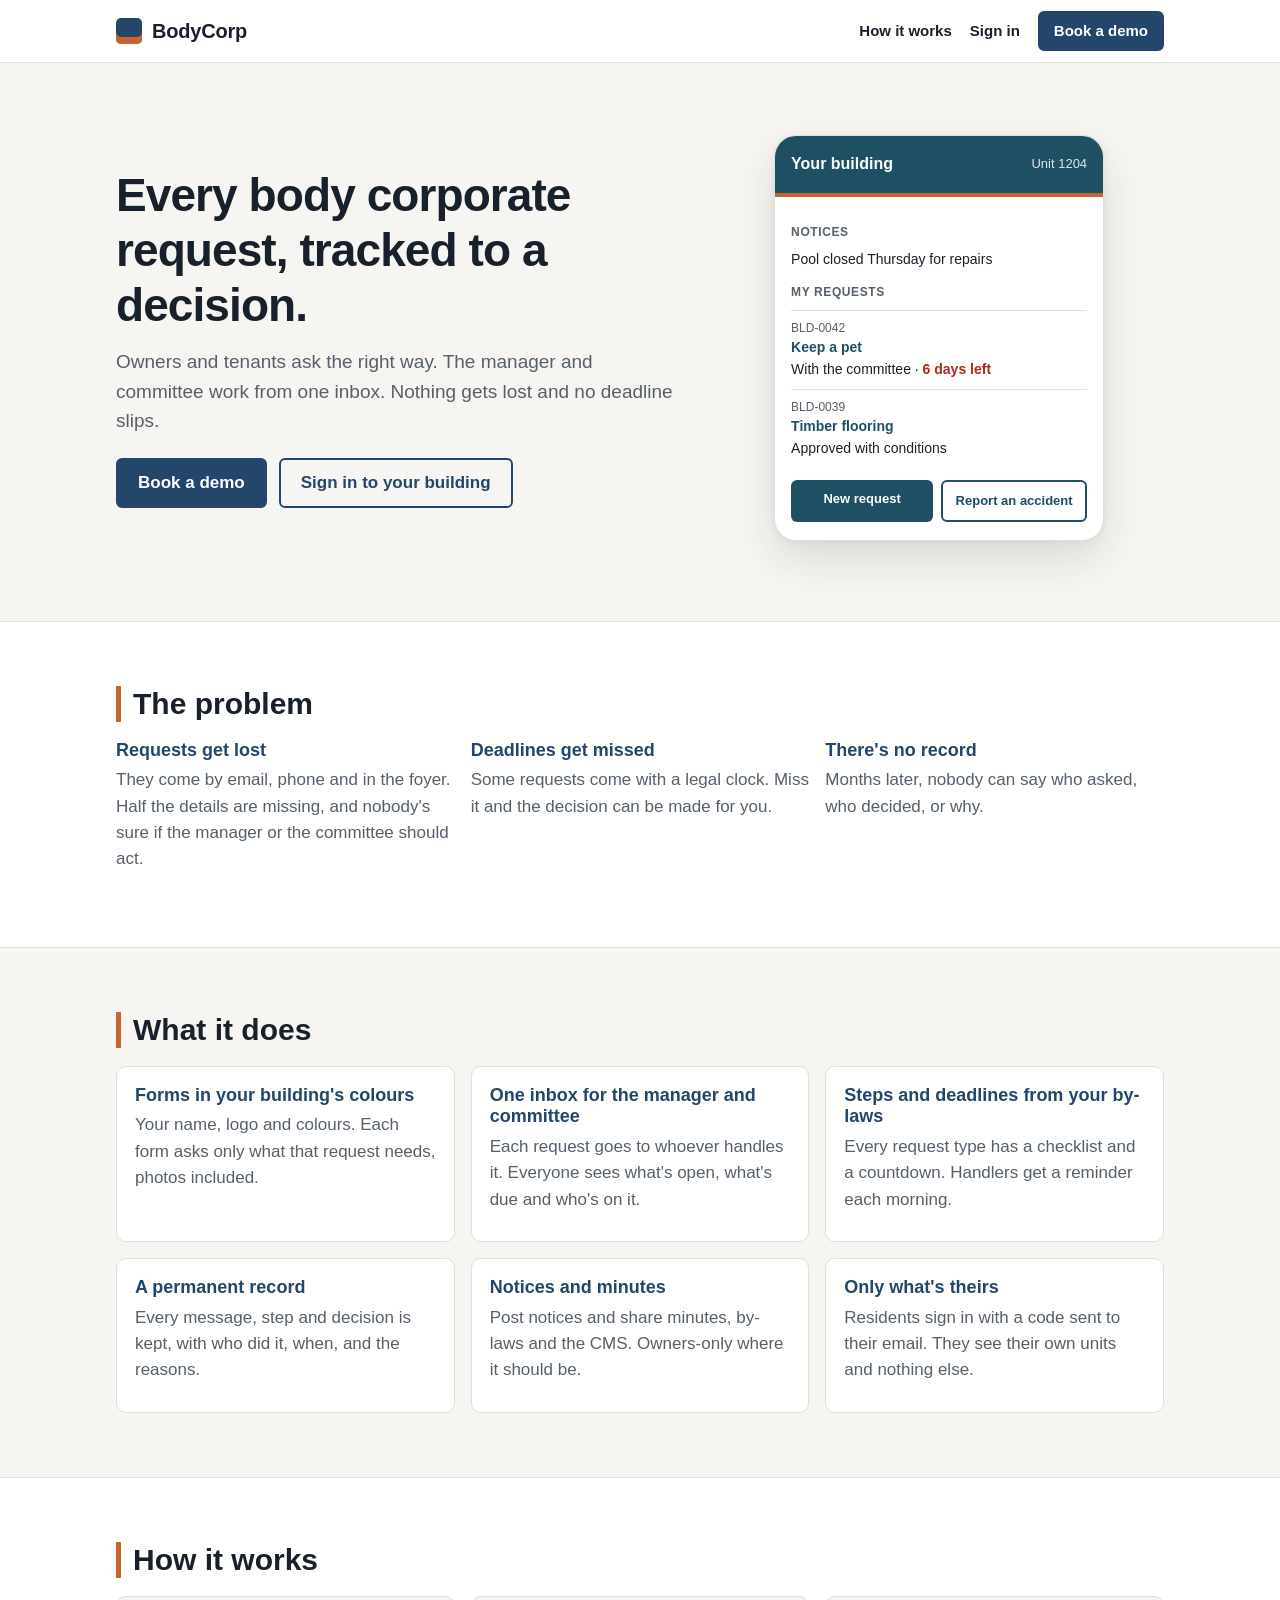
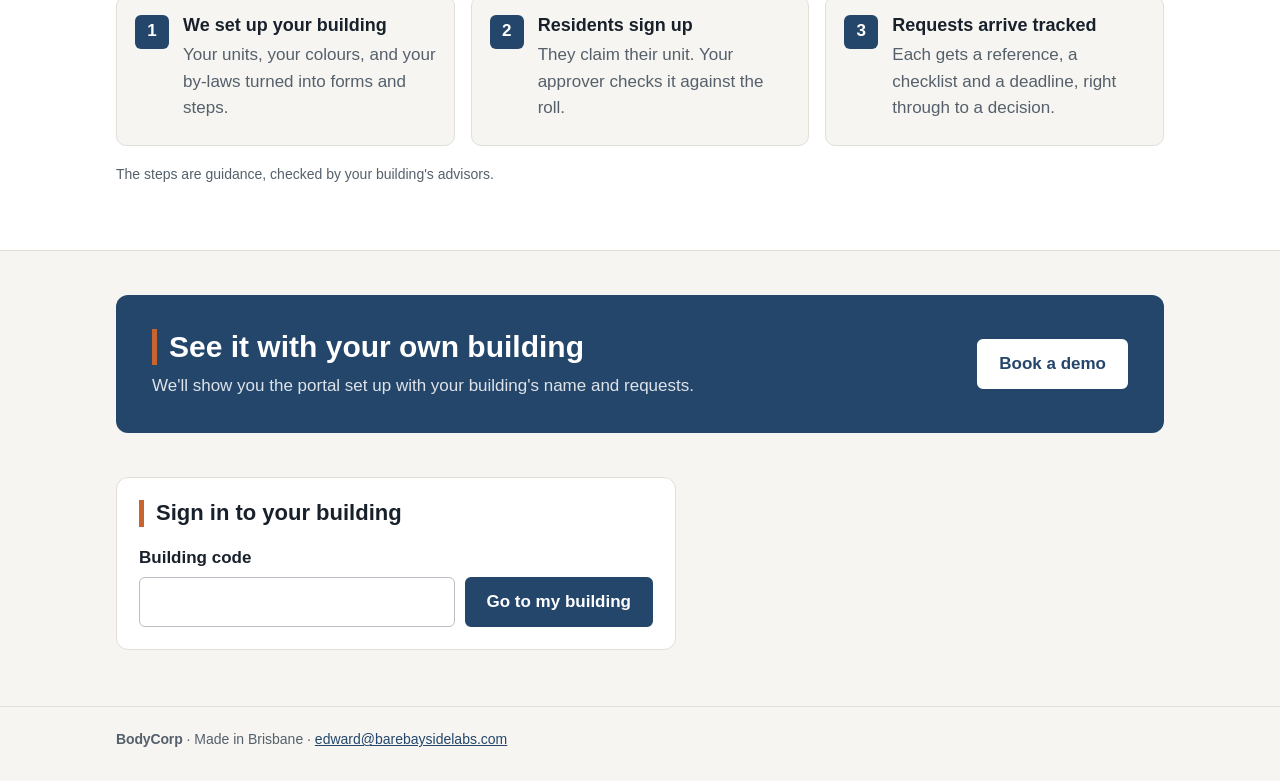
<file: catalyst/client/index.html>
<!doctype html>
<html lang="en-AU">
<head>
<meta charset="utf-8">
<meta name="viewport" content="width=device-width, initial-scale=1">
<meta name="theme-color" content="#24466b">
<title>Body corporate requests, tracked</title>
<meta name="description" content="A portal for body corporates. Owners and tenants send requests the right way. The manager and committee work from one inbox, with steps and deadlines from your by-laws and a permanent record.">
<link rel="stylesheet" href="site.css">
</head>
<body>

<header class="site-top">
  <div class="wrap bar">
    <a class="logo" href="#top"><span class="mark" aria-hidden="true"></span><span class="product-name">BodyCorp</span></a>
    <nav aria-label="Page">
      <a class="hide-sm" href="#how">How it works</a>
      <a href="#signin">Sign in</a>
      <a class="btn small" href="mailto:edward@barebaysidelabs.com?subject=Demo%20for%20our%20building">Book a demo</a>
    </nav>
  </div>
</header>

<main id="top">

  <section class="hero">
    <div class="wrap hero-grid">
      <div>
        <h1>Every body corporate request, tracked to a decision.</h1>
        <p class="lead">Owners and tenants ask the right way. The manager and committee work from one inbox. Nothing gets lost and no deadline slips.</p>
        <div class="cta">
          <a class="btn" href="mailto:edward@barebaysidelabs.com?subject=Demo%20for%20our%20building">Book a demo</a>
          <a class="btn ghost" href="#signin">Sign in to your building</a>
        </div>
      </div>

      <div class="phone" aria-hidden="true">
        <div class="phone-top">Your building <span>Unit 1204</span></div>
        <div class="phone-body">
          <p class="ph-label">Notices</p>
          <p>Pool closed Thursday for repairs</p>
          <p class="ph-label">My requests</p>
          <div class="ph-req">
            <span class="ph-ref">BLD-0042</span>
            <b>Keep a pet</b>
            <span>With the committee · <em class="ph-late">6 days left</em></span>
          </div>
          <div class="ph-req">
            <span class="ph-ref">BLD-0039</span>
            <b>Timber flooring</b>
            <span>Approved with conditions</span>
          </div>
          <div class="ph-btns"><span class="ph-btn">New request</span><span class="ph-btn alt">Report an accident</span></div>
        </div>
      </div>
    </div>
  </section>

  <section class="band" id="problem">
    <div class="wrap">
      <h2>The problem</h2>
      <div class="grid3">
        <div class="point">
          <h3>Requests get lost</h3>
          <p>They come by email, phone and in the foyer. Half the details are missing, and nobody's sure if the manager or the committee should act.</p>
        </div>
        <div class="point">
          <h3>Deadlines get missed</h3>
          <p>Some requests come with a legal clock. Miss it and the decision can be made for you.</p>
        </div>
        <div class="point">
          <h3>There's no record</h3>
          <p>Months later, nobody can say who asked, who decided, or why.</p>
        </div>
      </div>
    </div>
  </section>

  <section class="wrap" id="what">
    <h2>What it does</h2>
    <div class="grid3 features">
      <div class="feature">
        <h3>Forms in your building's colours</h3>
        <p>Your name, logo and colours. Each form asks only what that request needs, photos included.</p>
      </div>
      <div class="feature">
        <h3>One inbox for the manager and committee</h3>
        <p>Each request goes to whoever handles it. Everyone sees what's open, what's due and who's on it.</p>
      </div>
      <div class="feature">
        <h3>Steps and deadlines from your by-laws</h3>
        <p>Every request type has a checklist and a countdown. Handlers get a reminder each morning.</p>
      </div>
      <div class="feature">
        <h3>A permanent record</h3>
        <p>Every message, step and decision is kept, with who did it, when, and the reasons.</p>
      </div>
      <div class="feature">
        <h3>Notices and minutes</h3>
        <p>Post notices and share minutes, by-laws and the CMS. Owners-only where it should be.</p>
      </div>
      <div class="feature">
        <h3>Only what's theirs</h3>
        <p>Residents sign in with a code sent to their email. They see their own units and nothing else.</p>
      </div>
    </div>
  </section>

  <section class="band" id="how">
    <div class="wrap">
      <h2>How it works</h2>
      <ol class="steps3">
        <li>
          <span class="num">1</span>
          <h3>We set up your building</h3>
          <p>Your units, your colours, and your by-laws turned into forms and steps.</p>
        </li>
        <li>
          <span class="num">2</span>
          <h3>Residents sign up</h3>
          <p>They claim their unit. Your approver checks it against the roll.</p>
        </li>
        <li>
          <span class="num">3</span>
          <h3>Requests arrive tracked</h3>
          <p>Each gets a reference, a checklist and a deadline, right through to a decision.</p>
        </li>
      </ol>
      <p class="fine">The steps are guidance, checked by your building's advisors.</p>
    </div>
  </section>

  <section class="wrap">
    <div class="demo">
      <div>
        <h2>See it with your own building</h2>
        <p>We'll show you the portal set up with your building's name and requests.</p>
      </div>
      <a class="btn" href="mailto:edward@barebaysidelabs.com?subject=Demo%20for%20our%20building">Book a demo</a>
    </div>
  </section>

  <section class="wrap" id="signin">
    <div class="signin-box">
      <h2>Sign in to your building</h2>
      <form id="go" action="portal.html" method="get">
        <label for="b">Building code</label>
        <div class="inline">
          <input id="b" name="b" required autocomplete="off" autocapitalize="none" spellcheck="false">
          <button class="btn" type="submit">Go to my building</button>
        </div>
      </form>
    </div>
  </section>

</main>

<footer class="site-foot">
  <div class="wrap">
    <span class="product-name">BodyCorp</span> · Made in Brisbane ·
    <a href="mailto:edward@barebaysidelabs.com">edward@barebaysidelabs.com</a>
  </div>
</footer>

<script>
  document.getElementById("go").addEventListener("submit", function (e) {
    var input = document.getElementById("b");
    input.value = input.value.trim().toLowerCase();
    if (!input.value) e.preventDefault();
  });
</script>
</body>
</html>
</file>
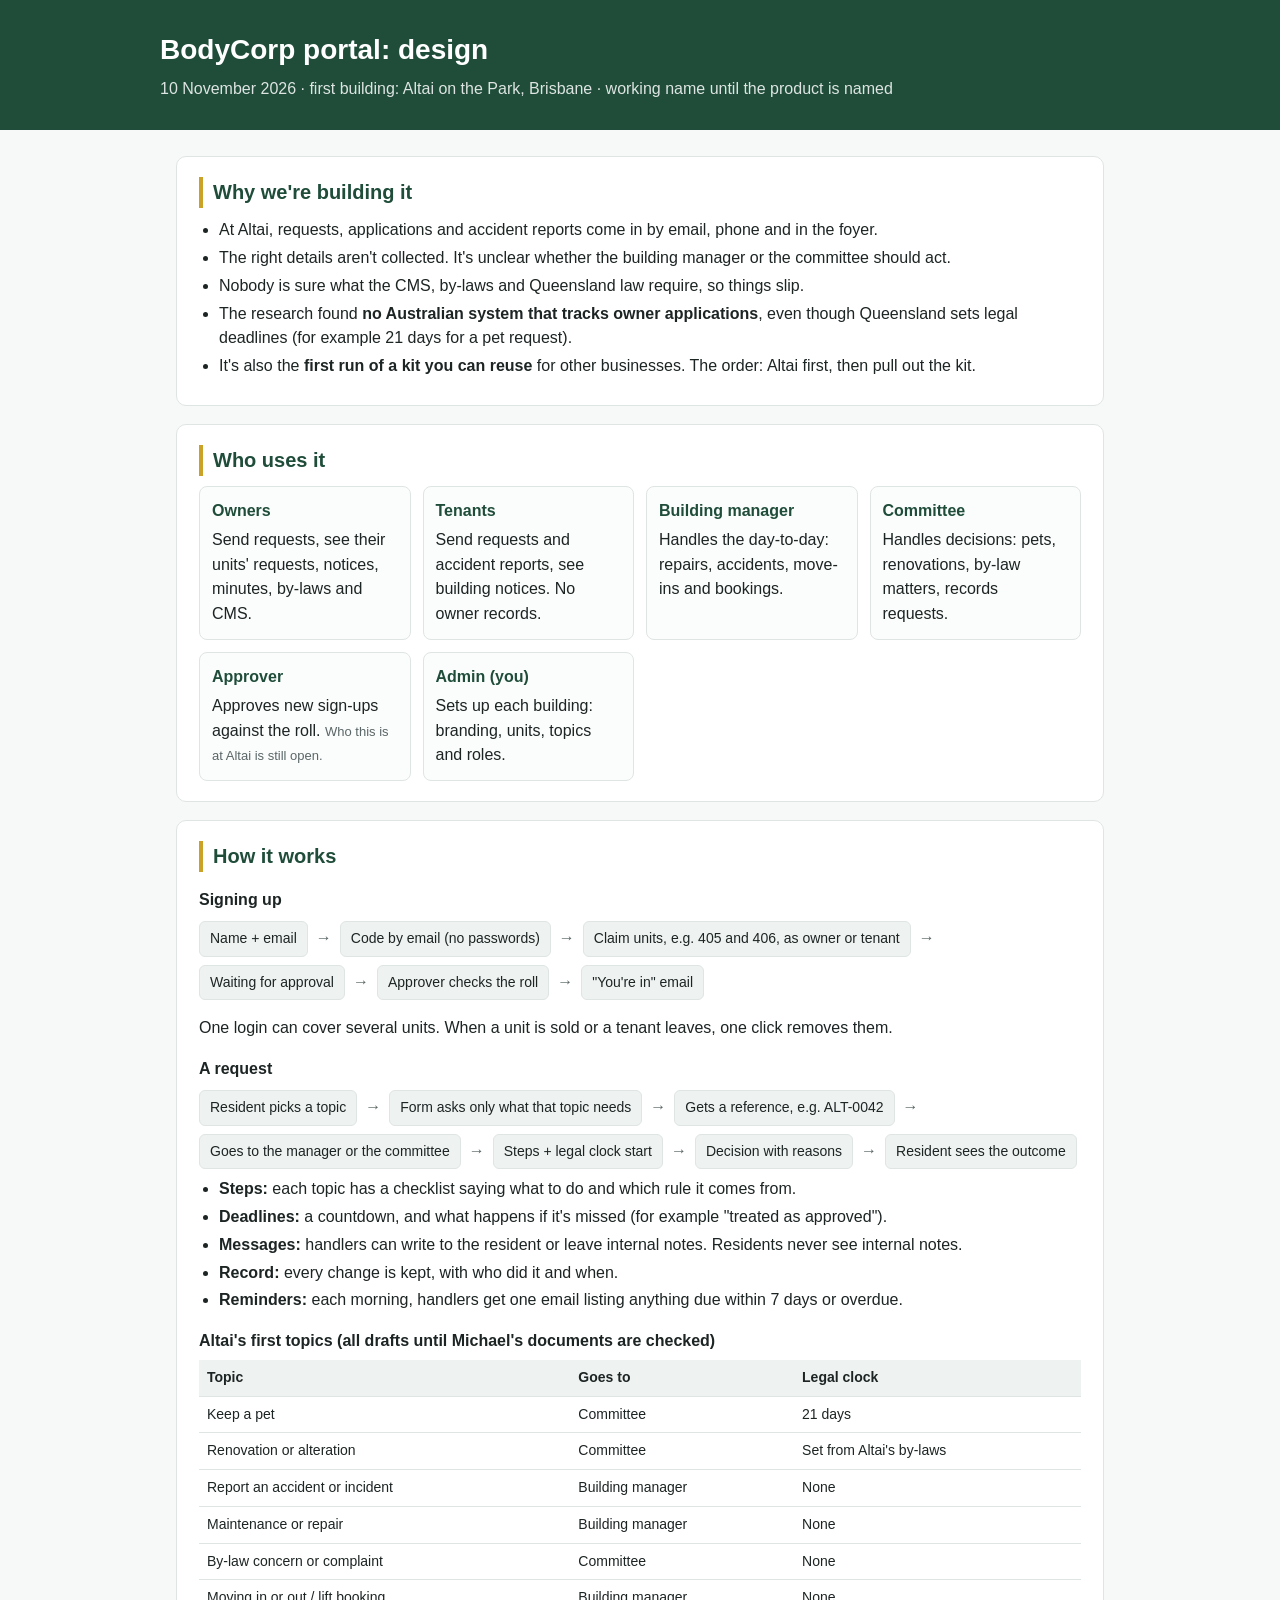
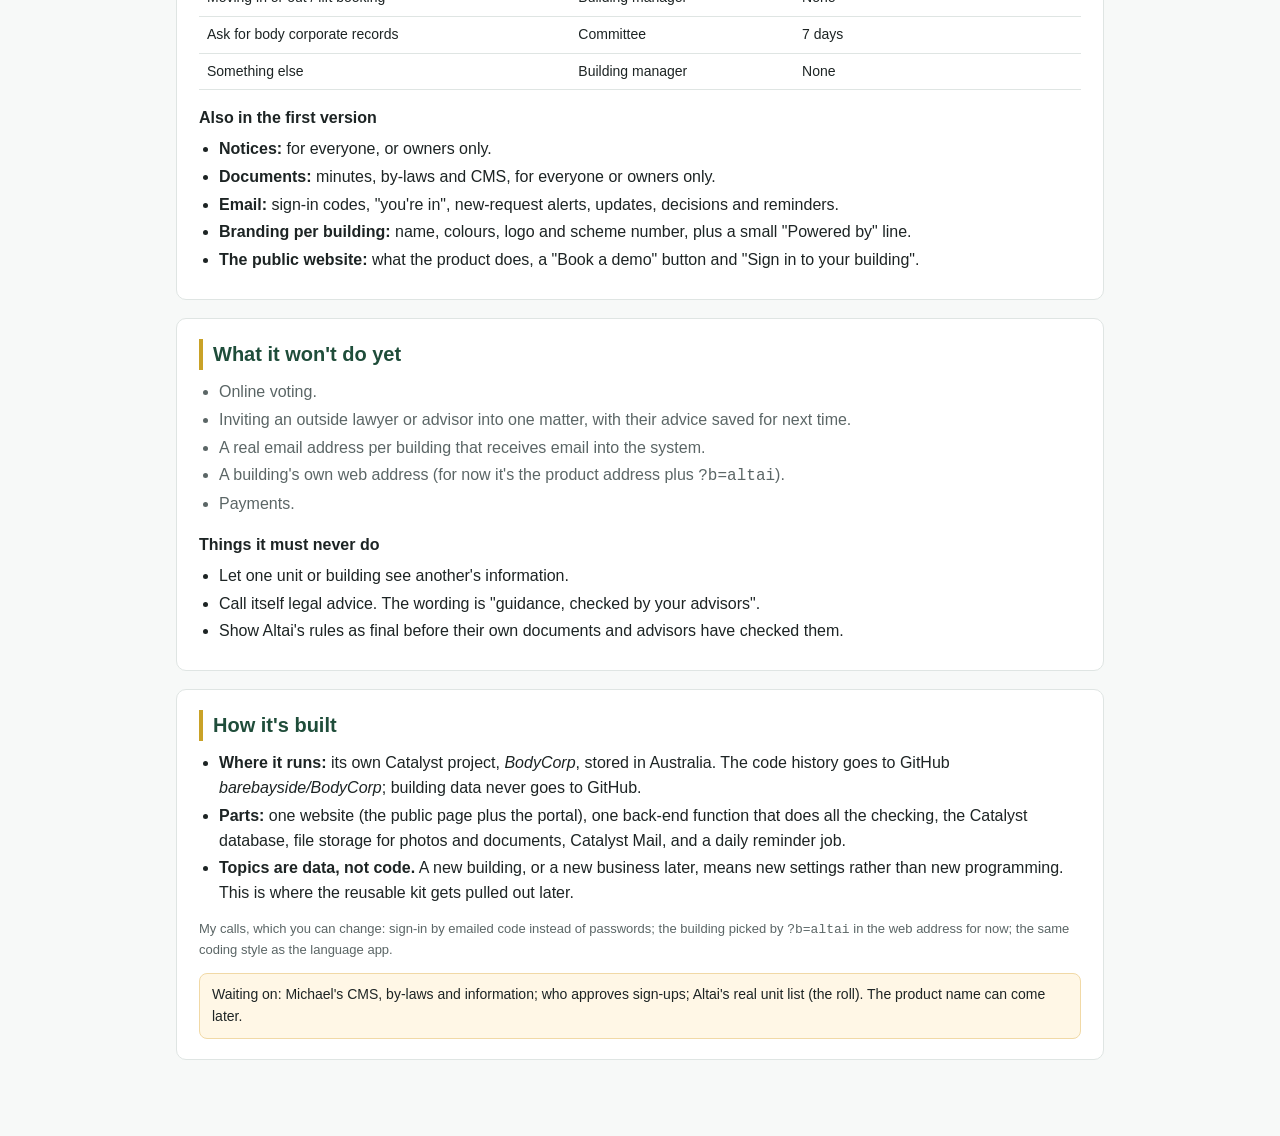
<file: docs/design.html>
<!DOCTYPE html>
<html lang="en">
<head>
<meta charset="utf-8">
<meta name="viewport" content="width=device-width, initial-scale=1">
<title>BodyCorp portal design</title>
<style>
  :root{--ink:#1d2424;--muted:#5b6666;--line:#dfe5e3;--bg:#f7f9f8;--card:#fff;--brand:#1f4d3a;--accent:#c9a227;--warn:#a5481e}
  *{box-sizing:border-box}
  body{margin:0;font:16px/1.55 -apple-system,Segoe UI,Roboto,Arial,sans-serif;color:var(--ink);background:var(--bg)}
  header{background:var(--brand);color:#fff;padding:28px 16px}
  header .wrap,main{max-width:960px;margin:0 auto}
  header h1{margin:0 0 6px;font-size:28px}
  header p{margin:0;opacity:.85}
  main{padding:8px 16px 60px}
  section{background:var(--card);border:1px solid var(--line);border-radius:10px;padding:20px 22px;margin:18px 0}
  section h2{margin:0 0 10px;font-size:20px;color:var(--brand);border-left:4px solid var(--accent);padding-left:10px}
  h3{font-size:16px;margin:16px 0 6px}
  ul{padding-left:20px;margin:6px 0}
  li{margin:3px 0}
  table{border-collapse:collapse;width:100%;font-size:14px}
  th,td{border-bottom:1px solid var(--line);padding:7px 8px;text-align:left;vertical-align:top}
  th{background:#eef3f1}
  .grid{display:grid;grid-template-columns:repeat(auto-fit,minmax(200px,1fr));gap:12px}
  .box{border:1px solid var(--line);border-radius:8px;padding:12px;background:#fbfdfc}
  .box b{display:block;color:var(--brand);margin-bottom:4px}
  .flow{display:flex;flex-wrap:wrap;gap:8px;align-items:center;margin:8px 0}
  .flow span{background:#eef3f1;border:1px solid var(--line);border-radius:6px;padding:6px 10px;font-size:14px}
  .flow i{color:var(--muted);font-style:normal}
  .note{background:#fff7e6;border:1px solid #f1d9a6;border-radius:8px;padding:10px 12px;font-size:14px}
  .mine{color:var(--muted);font-size:13px}
  .later{color:var(--muted)}
  @media (max-width:600px){header h1{font-size:23px} section{padding:16px}}
</style>
</head>
<body>
<header><div class="wrap">
  <h1>BodyCorp portal: design</h1>
  <p>10 November 2026 · first building: Altai on the Park, Brisbane · working name until the product is named</p>
</div></header>
<main>

<section>
  <h2>Why we're building it</h2>
  <ul>
    <li>At Altai, requests, applications and accident reports come in by email, phone and in the foyer.</li>
    <li>The right details aren't collected. It's unclear whether the building manager or the committee should act.</li>
    <li>Nobody is sure what the CMS, by-laws and Queensland law require, so things slip.</li>
    <li>The research found <b>no Australian system that tracks owner applications</b>, even though Queensland sets legal deadlines (for example 21 days for a pet request).</li>
    <li>It's also the <b>first run of a kit you can reuse</b> for other businesses. The order: Altai first, then pull out the kit.</li>
  </ul>
</section>

<section>
  <h2>Who uses it</h2>
  <div class="grid">
    <div class="box"><b>Owners</b>Send requests, see their units' requests, notices, minutes, by-laws and CMS.</div>
    <div class="box"><b>Tenants</b>Send requests and accident reports, see building notices. No owner records.</div>
    <div class="box"><b>Building manager</b>Handles the day-to-day: repairs, accidents, move-ins and bookings.</div>
    <div class="box"><b>Committee</b>Handles decisions: pets, renovations, by-law matters, records requests.</div>
    <div class="box"><b>Approver</b>Approves new sign-ups against the roll. <span class="mine">Who this is at Altai is still open.</span></div>
    <div class="box"><b>Admin (you)</b>Sets up each building: branding, units, topics and roles.</div>
  </div>
</section>

<section>
  <h2>How it works</h2>
  <h3>Signing up</h3>
  <div class="flow"><span>Name + email</span><i>→</i><span>Code by email (no passwords)</span><i>→</i><span>Claim units, e.g. 405 and 406, as owner or tenant</span><i>→</i><span>Waiting for approval</span><i>→</i><span>Approver checks the roll</span><i>→</i><span>"You're in" email</span></div>
  <p>One login can cover several units. When a unit is sold or a tenant leaves, one click removes them.</p>

  <h3>A request</h3>
  <div class="flow"><span>Resident picks a topic</span><i>→</i><span>Form asks only what that topic needs</span><i>→</i><span>Gets a reference, e.g. ALT-0042</span><i>→</i><span>Goes to the manager or the committee</span><i>→</i><span>Steps + legal clock start</span><i>→</i><span>Decision with reasons</span><i>→</i><span>Resident sees the outcome</span></div>
  <ul>
    <li><b>Steps:</b> each topic has a checklist saying what to do and which rule it comes from.</li>
    <li><b>Deadlines:</b> a countdown, and what happens if it's missed (for example "treated as approved").</li>
    <li><b>Messages:</b> handlers can write to the resident or leave internal notes. Residents never see internal notes.</li>
    <li><b>Record:</b> every change is kept, with who did it and when.</li>
    <li><b>Reminders:</b> each morning, handlers get one email listing anything due within 7 days or overdue.</li>
  </ul>

  <h3>Altai's first topics (all drafts until Michael's documents are checked)</h3>
  <table>
    <tr><th>Topic</th><th>Goes to</th><th>Legal clock</th></tr>
    <tr><td>Keep a pet</td><td>Committee</td><td>21 days</td></tr>
    <tr><td>Renovation or alteration</td><td>Committee</td><td>Set from Altai's by-laws</td></tr>
    <tr><td>Report an accident or incident</td><td>Building manager</td><td>None</td></tr>
    <tr><td>Maintenance or repair</td><td>Building manager</td><td>None</td></tr>
    <tr><td>By-law concern or complaint</td><td>Committee</td><td>None</td></tr>
    <tr><td>Moving in or out / lift booking</td><td>Building manager</td><td>None</td></tr>
    <tr><td>Ask for body corporate records</td><td>Committee</td><td>7 days</td></tr>
    <tr><td>Something else</td><td>Building manager</td><td>None</td></tr>
  </table>

  <h3>Also in the first version</h3>
  <ul>
    <li><b>Notices:</b> for everyone, or owners only.</li>
    <li><b>Documents:</b> minutes, by-laws and CMS, for everyone or owners only.</li>
    <li><b>Email:</b> sign-in codes, "you're in", new-request alerts, updates, decisions and reminders.</li>
    <li><b>Branding per building:</b> name, colours, logo and scheme number, plus a small "Powered by" line.</li>
    <li><b>The public website:</b> what the product does, a "Book a demo" button and "Sign in to your building".</li>
  </ul>
</section>

<section>
  <h2>What it won't do yet</h2>
  <ul class="later">
    <li>Online voting.</li>
    <li>Inviting an outside lawyer or advisor into one matter, with their advice saved for next time.</li>
    <li>A real email address per building that receives email into the system.</li>
    <li>A building's own web address (for now it's the product address plus <code>?b=altai</code>).</li>
    <li>Payments.</li>
  </ul>
  <h3>Things it must never do</h3>
  <ul>
    <li>Let one unit or building see another's information.</li>
    <li>Call itself legal advice. The wording is "guidance, checked by your advisors".</li>
    <li>Show Altai's rules as final before their own documents and advisors have checked them.</li>
  </ul>
</section>

<section>
  <h2>How it's built</h2>
  <ul>
    <li><b>Where it runs:</b> its own Catalyst project, <i>BodyCorp</i>, stored in Australia. The code history goes to GitHub <i>barebayside/BodyCorp</i>; building data never goes to GitHub.</li>
    <li><b>Parts:</b> one website (the public page plus the portal), one back-end function that does all the checking, the Catalyst database, file storage for photos and documents, Catalyst Mail, and a daily reminder job.</li>
    <li><b>Topics are data, not code.</b> A new building, or a new business later, means new settings rather than new programming. This is where the reusable kit gets pulled out later.</li>
  </ul>
  <p class="mine">My calls, which you can change: sign-in by emailed code instead of passwords; the building picked by <code>?b=altai</code> in the web address for now; the same coding style as the language app.</p>
  <div class="note">Waiting on: Michael's CMS, by-laws and information; who approves sign-ups; Altai's real unit list (the roll). The product name can come later.</div>
</section>

</main>
</body>
</html>
</file>
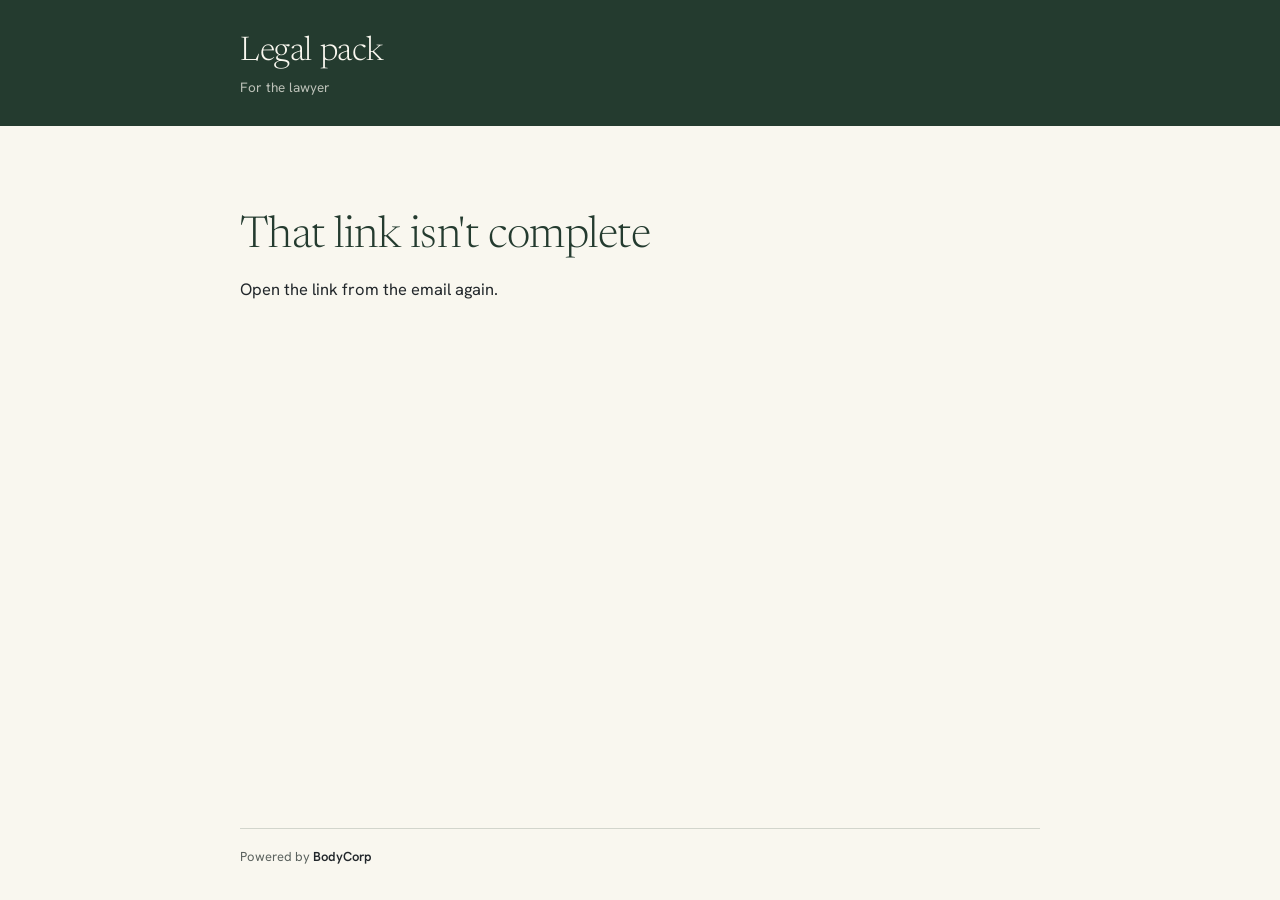
<file: catalyst/client/lawyer.html>
<!doctype html>
<html lang="en-AU">
<head>
<meta charset="utf-8">
<meta name="viewport" content="width=device-width, initial-scale=1">
<meta name="robots" content="noindex, nofollow">
<meta name="referrer" content="no-referrer">
<title>Legal pack</title>
<link rel="preconnect" href="https://fonts.googleapis.com">
<link rel="preconnect" href="https://fonts.gstatic.com" crossorigin>
<link href="https://fonts.googleapis.com/css2?family=Newsreader:ital,opsz,wght@0,6..72,300;0,6..72,400;1,6..72,300&family=Hanken+Grotesk:wght@400;500;600&display=swap" rel="stylesheet">
<link rel="stylesheet" href="portal.css">
<link rel="stylesheet" href="lawyer.css">
</head>
<body>
<header class="top">
  <div class="strip">
    <div class="wrap top-bar"><span class="brand-link"><span id="bname">Legal pack</span></span><span id="who">For the lawyer</span></div>
  </div>
</header>
<main id="view" class="wrap" tabindex="-1">
  <p class="muted loading">Loading…</p>
</main>
<footer class="foot"><div class="wrap"><div class="foot-in"><span>Powered by <span class="product-name">BodyCorp</span></span></div></div></footer>
<script src="lawyer.js"></script>
</body>
</html>
</file>
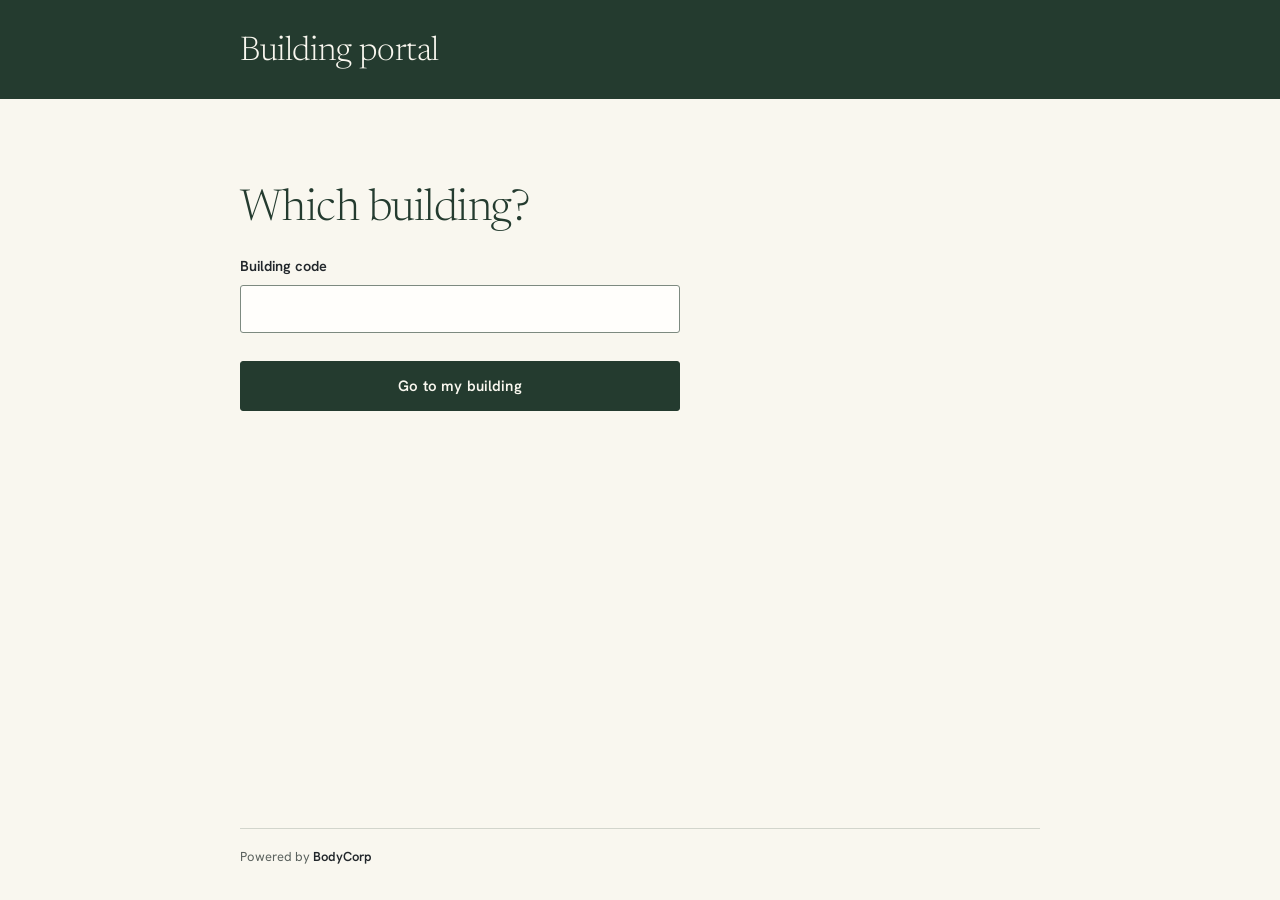
<file: catalyst/client/portal.html>
<!doctype html>
<html lang="en-AU">
<head>
<meta charset="utf-8">
<meta name="viewport" content="width=device-width, initial-scale=1">
<meta name="theme-color" content="#243B2F">
<meta name="robots" content="noindex">
<title>Building portal</title>
<link rel="preconnect" href="https://fonts.googleapis.com">
<link rel="preconnect" href="https://fonts.gstatic.com" crossorigin>
<link href="https://fonts.googleapis.com/css2?family=Newsreader:ital,opsz,wght@0,6..72,300;0,6..72,400;1,6..72,300&family=Hanken+Grotesk:wght@400;500;600&display=swap" rel="stylesheet">
<link rel="stylesheet" href="portal.css">
<link rel="manifest" id="app-manifest">
<link rel="apple-touch-icon" id="app-touch-icon" href="icons/product-180.png">
<link rel="icon" type="image/png" sizes="32x32" id="app-favicon" href="icons/product-32.png">
<meta name="mobile-web-app-capable" content="yes">
<meta name="apple-mobile-web-app-capable" content="yes">
<meta name="apple-mobile-web-app-title" id="app-title" content="Portal">
<meta name="apple-mobile-web-app-status-bar-style" content="default">
</head>
<body>
<header class="top">
  <div class="strip">
    <div class="banner" id="banner" hidden><img id="banner-img" alt="" decoding="async"></div>
    <div class="wrap top-bar">
      <a class="brand-link" href="#/home">
        <img id="logo" alt="" hidden>
        <span id="bname">Building portal</span>
      </a>
      <span id="who"></span>
    </div>
  </div>
  <nav id="nav" class="wrap" aria-label="Main" hidden></nav>
</header>

<main id="view" class="wrap" tabindex="-1">
  <p class="muted loading">Loading…</p>
</main>

<footer class="foot">
  <div class="wrap">
    <div class="foot-in">
      <span id="foot-line"></span><span id="foot-sep" hidden> · </span><span>Powered by <span class="product-name">BodyCorp</span></span>
    </div>
  </div>
</footer>

<script src="portal.js"></script>
</body>
</html>
</file>
<file: catalyst/client/site.css>
/* Public product page. Neutral product palette (each building's own colours live in the portal). */

:root {
  --ink: #18212b;
  --muted: #55606b;
  --brand: #24466b;
  --brand-dark: #1a3450;
  --accent: #c8642f;
  --bg: #f6f5f1;
  --card: #ffffff;
  --line: #e2dfd7;
  --tint: #eceae4;
  --late: #b3261e;
}

* { box-sizing: border-box; }
html { scroll-behavior: smooth; -webkit-text-size-adjust: 100%; }
body {
  margin: 0;
  font: 17px/1.55 -apple-system, BlinkMacSystemFont, "Segoe UI", Roboto, Helvetica, Arial, sans-serif;
  color: var(--ink);
  background: var(--bg);
}
a { color: var(--brand); }
h1, h2, h3 { line-height: 1.2; }
h2 { font-size: 26px; margin: 0 0 18px; }
h3 { font-size: 18px; margin: 0 0 6px; }
p { margin: 0 0 10px; }

.wrap { max-width: 1080px; margin: 0 auto; padding: 0 16px; }
.product-name { font-weight: 800; letter-spacing: -.01em; }

.btn {
  display: inline-flex; align-items: center; justify-content: center;
  min-height: 48px; padding: 10px 20px;
  font: inherit; font-weight: 700; text-decoration: none; cursor: pointer;
  color: #fff; background: var(--brand); border: 2px solid var(--brand); border-radius: 6px;
}
.btn:hover { background: var(--brand-dark); border-color: var(--brand-dark); }
.btn.ghost { background: transparent; color: var(--brand); }
.btn.ghost:hover { background: #fff; }
.btn.small { min-height: 38px; padding: 6px 14px; font-size: 15px; }
.btn:focus-visible, a:focus-visible, input:focus { outline: 3px solid var(--accent); outline-offset: 2px; }

/* ---------------------------------------------------------------- header */

.site-top { background: #fff; border-bottom: 1px solid var(--line); position: sticky; top: 0; z-index: 5; }
.bar { display: flex; align-items: center; justify-content: space-between; gap: 12px; min-height: 62px; }
.logo { display: flex; align-items: center; gap: 10px; color: var(--ink); text-decoration: none; font-size: 20px; }
.mark {
  width: 26px; height: 26px; border-radius: 5px; background: var(--brand);
  box-shadow: inset 0 -7px 0 var(--accent);
}
.site-top nav { display: flex; align-items: center; gap: 18px; font-size: 15px; }
.site-top nav a:not(.btn) { color: var(--ink); text-decoration: none; font-weight: 600; }
.site-top nav a:not(.btn):hover { color: var(--brand); text-decoration: underline; }

/* ---------------------------------------------------------------- hero */

.hero { padding: 44px 0 52px; }
.hero-grid { display: grid; gap: 36px; align-items: center; }
.hero h1 { font-size: 34px; letter-spacing: -.02em; margin: 0 0 14px; max-width: 16em; }
.lead { font-size: 19px; color: var(--muted); max-width: 32em; margin-bottom: 22px; }
.cta { display: flex; flex-wrap: wrap; gap: 12px; }

.phone {
  width: 100%; max-width: 330px; margin: 0 auto;
  background: #fff; border: 1px solid var(--line); border-radius: 22px; overflow: hidden;
  box-shadow: 0 18px 40px rgba(24, 33, 43, .12), 0 2px 6px rgba(24, 33, 43, .06);
  font-size: 14px;
}
.phone-top {
  display: flex; justify-content: space-between; align-items: center;
  background: #1f4f63; color: #fff; padding: 16px; font-weight: 700; font-size: 16px;
  border-bottom: 4px solid var(--accent);
}
.phone-top span { font-weight: 400; font-size: 13px; opacity: .85; }
.phone-body { padding: 14px 16px 18px; }
.phone-body p { margin: 0 0 8px; }
.ph-label { font-size: 12px; font-weight: 700; text-transform: uppercase; letter-spacing: .05em; color: var(--muted); margin-top: 12px !important; }
.ph-req { display: flex; flex-direction: column; padding: 8px 0; border-top: 1px solid var(--line); }
.ph-ref { font-size: 12px; color: var(--muted); }
.ph-req b { color: #1f4f63; }
.ph-late { color: var(--late); font-style: normal; font-weight: 700; }
.ph-btns { display: flex; gap: 8px; margin-top: 12px; }
.ph-btn { flex: 1; text-align: center; padding: 9px 6px; border-radius: 6px; background: #1f4f63; color: #fff; font-weight: 700; font-size: 13px; }
.ph-btn.alt { background: #fff; color: #1f4f63; border: 2px solid #1f4f63; }

/* ---------------------------------------------------------------- sections */

section { scroll-margin-top: 72px; }
.band { background: #fff; border-top: 1px solid var(--line); border-bottom: 1px solid var(--line); padding: 44px 0; }
#what { padding: 44px 16px; }
h2 { padding-left: 12px; border-left: 5px solid var(--accent); }

.grid3 { display: grid; gap: 16px; }
.point h3 { color: var(--brand); }
.point p, .feature p, .steps3 p { color: var(--muted); }

.feature { background: var(--card); border: 1px solid var(--line); border-radius: 10px; padding: 18px; }
.feature h3 { color: var(--brand); }

.steps3 { list-style: none; padding: 0; margin: 0; display: grid; gap: 16px; }
.steps3 li { position: relative; padding: 18px 18px 14px 66px; background: var(--bg); border-radius: 10px; border: 1px solid var(--line); }
.num {
  position: absolute; left: 18px; top: 18px; width: 34px; height: 34px;
  display: flex; align-items: center; justify-content: center;
  background: var(--brand); color: #fff; font-weight: 800; border-radius: 6px;
}
.fine { font-size: 14px; color: var(--muted); margin: 18px 0 0; }

.demo {
  display: flex; flex-wrap: wrap; align-items: center; justify-content: space-between; gap: 16px;
  margin-top: 44px; margin-bottom: 0;
  background: var(--brand); color: #fff; border-radius: 12px; padding: 26px 22px;
}
.demo h2 { color: #fff; border-left-color: var(--accent); margin-bottom: 8px; }
.demo p { color: rgba(255, 255, 255, .85); margin: 0; }
.demo .btn { background: #fff; color: var(--brand); border-color: #fff; }
.demo .btn:hover { background: var(--tint); border-color: var(--tint); }

#signin { padding-top: 44px; padding-bottom: 56px; }
.signin-box { background: #fff; border: 1px solid var(--line); border-radius: 12px; padding: 22px; max-width: 560px; }
.signin-box h2 { font-size: 22px; }
.signin-box label { display: block; font-weight: 700; margin-bottom: 6px; }
.inline { display: flex; flex-wrap: wrap; gap: 10px; }
.inline input {
  flex: 1 1 200px; min-width: 0; min-height: 48px; padding: 10px 12px;
  font: inherit; border: 1px solid #b9bfc4; border-radius: 6px; background: #fff;
}
.inline .btn { flex: 0 0 auto; }

.site-foot { border-top: 1px solid var(--line); padding: 22px 0 30px; font-size: 14px; color: var(--muted); }

/* ---------------------------------------------------------------- sizes */

@media (max-width: 520px) {
  .hide-sm { display: none; }
  .site-top nav { gap: 12px; }
  .cta .btn, .inline .btn { width: 100%; }
}

@media (min-width: 760px) {
  .hero { padding: 72px 0 80px; }
  .hero h1 { font-size: 46px; }
  .hero-grid { grid-template-columns: 1.25fr 1fr; }
  .grid3, .steps3 { grid-template-columns: repeat(3, 1fr); }
  h2 { font-size: 30px; }
  .band, #what { padding-top: 64px; padding-bottom: 64px; }
  .demo { padding: 34px 36px; }
}
</file>
<file: catalyst/client/portal.css>
/* Portal look, in the language of the approved Alatai homepage (alatai.html):
   light serif headings, a quiet sans, hairline rows instead of cards, solid colour blocks,
   one filled button per screen, everything else an underlined text link.
   --brand and --accent are the building's own colours, replaced on load by portal.js (applyBrand),
   so another building can carry its own. Everything else is a neutral product token. */

:root {
  /* The building's colours (replaced on load). Defaults = Canopy and Olive. */
  --brand: #243B2F;
  --accent: #898F4E;
  --on-brand: #F9F7EF;

  /* Product neutrals */
  --paper: #F9F7EF;
  --stone: #F3EEE7;
  --mint: #E6F3E4;
  --ink: #22272B;
  --body2: #4a514d;
  --muted: #5b625e;
  --rust: #C02B0A;   /* late, overdue or due within 3 days. Nothing else. */
  --white: #fffefb;

  /* Derived from the building's colours. Fallbacks first; mixed below where the browser can. */
  --link: var(--brand);
  --accent-ink: #5E6336;
  --line: rgba(36, 59, 47, 0.18);
  --line-strong: rgba(36, 59, 47, 0.34);
  --field: #7A8980;
  --on-brand-soft: #b9c4b7;
  --on-brand-line: rgba(249, 247, 239, 0.2);

  --serif: "Newsreader", Georgia, "Times New Roman", serif;
  --sans: "Hanken Grotesk", system-ui, -apple-system, "Segoe UI", Roboto, sans-serif;
  --ease: cubic-bezier(0.16, 1, 0.3, 1);
  --narrow: 800px;
  --wide: 1180px;
  --gutter: 20px;
}

@supports (color: color-mix(in srgb, red, blue)) {
  :root {
    --accent-ink: color-mix(in srgb, var(--accent) 69%, #000);
    --line: color-mix(in srgb, var(--brand) 18%, transparent);
    --line-strong: color-mix(in srgb, var(--brand) 34%, transparent);
    --field: color-mix(in srgb, var(--brand) 58%, var(--paper));
    --on-brand-soft: color-mix(in srgb, var(--on-brand) 72%, var(--brand));
    --on-brand-line: color-mix(in srgb, var(--on-brand) 20%, transparent);
  }
}

@media (min-width: 700px) {
  :root { --gutter: 40px; }
}

* { box-sizing: border-box; }
html { -webkit-text-size-adjust: 100%; }
body {
  margin: 0;
  min-height: 100vh;
  display: flex;
  flex-direction: column;
  font: 400 16.5px/1.6 var(--sans);
  color: var(--ink);
  background: var(--paper);
  -webkit-font-smoothing: antialiased;
}
[hidden] { display: none !important; }
img { max-width: 100%; }
a { color: var(--link); text-underline-offset: 3px; text-decoration-thickness: 1px; }
b, strong { font-weight: 600; }

h1 {
  font: 300 34px/1.08 var(--serif);
  letter-spacing: -0.012em;
  color: var(--brand);
  margin: 4px 0 12px;
  overflow-wrap: break-word;
}
h2 {
  font: 300 27px/1.15 var(--serif);
  letter-spacing: -0.005em;
  color: var(--brand);
  margin: 0 0 18px;
}
h3 { font: 400 20px/1.3 var(--serif); color: var(--brand); margin: 0 0 2px; }
p { margin: 8px 0; }

/* The small uppercase label (Aman's section header recipe). */
.label, h3.sub, .label-internal {
  font: 600 11.5px/1.4 var(--sans);
  letter-spacing: 0.14em;
  text-transform: uppercase;
  color: var(--accent-ink);
}
h3.sub { margin: 26px 0 10px; }

.wrap { width: 100%; max-width: calc(var(--narrow) + 2 * var(--gutter)); margin: 0 auto; padding: 0 var(--gutter); }
body.wide .wrap { max-width: calc(var(--wide) + 2 * var(--gutter)); }
/* Staff move between wide and narrow pages; keep the frame still so the name doesn't jump,
   and hold the narrow pages to a reading width on the left of it. */
body:has(#nav a[href="#/inbox"], #nav a[href="#/approvals"]) .wrap { max-width: calc(var(--wide) + 2 * var(--gutter)); }
body:has(#nav a[href="#/inbox"], #nav a[href="#/approvals"]):not(.wide) main.wrap > :not(.narrow) { max-width: var(--narrow); }

.sr-only {
  position: absolute; width: 1px; height: 1px; padding: 0; margin: -1px;
  overflow: hidden; clip: rect(0 0 0 0); white-space: nowrap; border: 0;
}

/* ---------------------------------------------------------------- header: a solid brand bar */

header.top { background: var(--brand); color: var(--on-brand); }
.strip { position: relative; }
.top-bar {
  position: relative; z-index: 1;
  display: flex; flex-direction: column; align-items: flex-start; gap: 6px;
  padding-top: 26px; padding-bottom: 22px;
}
.brand-link {
  display: flex; align-items: center; gap: 14px; min-width: 0; max-width: 100%;
  color: inherit; text-decoration: none;
}
#bname { font: 300 26px/1.08 var(--serif); letter-spacing: -0.012em; overflow-wrap: break-word; min-width: 0; }
.brand-link img {
  flex: none; height: 40px; width: auto; max-width: 120px; object-fit: contain;
  background: var(--paper); border-radius: 3px; padding: 3px;
}
#who {
  max-width: 100%; font-size: 13.5px; color: var(--on-brand-soft);
  white-space: nowrap; overflow: hidden; text-overflow: ellipsis;
}
#who:empty { display: none; }

/* The canopy strip: the building's photo printed in two colours, exactly as alatai.html's .duo.
   Dark parts become the building's colour, light parts become Mint. The name sits on the solid half. */
.top.has-banner .strip { display: flex; align-items: flex-end; min-height: 120px; }
.top.has-banner .top-bar { padding-top: 18px; padding-bottom: 16px; }
.top.has-banner .top-bar > * { max-width: calc(50% - 16px); }
.banner {
  position: absolute; top: 0; bottom: 0; left: 50%; right: 0;
  overflow: hidden; background: var(--brand); isolation: isolate;
}
.banner img {
  display: block; width: 100%; height: 100%; object-fit: cover; object-position: 50% 80%;
  filter: grayscale(1) contrast(1.35) brightness(1.08); mix-blend-mode: screen;
}
.banner::after {
  content: ""; position: absolute; inset: 0;
  background: var(--mint); mix-blend-mode: multiply; pointer-events: none;
}

/* Nav: quiet text links on the brand bar, a hairline above them. */
#nav { position: relative; display: flex; flex-wrap: wrap; align-items: center; gap: 0 20px; }
#nav::before {
  content: ""; position: absolute; top: 0; left: var(--gutter); right: var(--gutter);
  height: 1px; background: var(--on-brand-line);
}
#nav a, .nav-out {
  color: var(--on-brand-soft); text-decoration: none;
  font: 500 14.5px/1 var(--sans); padding: 15px 0 13px;
  background: none; border: 0; border-bottom: 2px solid transparent; cursor: pointer;
  transition: color .25s var(--ease), border-color .25s var(--ease);
}
#nav a:hover, .nav-out:hover { color: var(--on-brand); }
#nav a.on { color: var(--on-brand); border-bottom-color: var(--accent); }
.nav-out { margin-left: auto; }
#nav a:focus-visible, .nav-out:focus-visible, .brand-link:focus-visible { outline: 2px solid var(--on-brand); outline-offset: 3px; }

main.wrap { flex: 1; padding-top: 36px; padding-bottom: 80px; outline: none; }

/* ---------------------------------------------------------------- footer */

.foot { font-size: 13px; color: var(--muted); padding-bottom: 32px; }
.foot-in { border-top: 1px solid var(--line); padding-top: 18px; }
.product-name { font-weight: 600; color: var(--ink); }

/* ---------------------------------------------------------------- sections, text */

/* A "card" is a section on the page, not a box: space and hairlines do the separating. */
.card { margin: 0 0 56px; }
.card:last-child { margin-bottom: 0; }
.card.narrow { max-width: 440px; margin: 20px 0 0; }
h1 + .card, h1 + .two-col, .lead + .card.claim { margin-top: 36px; }
.card.flush { padding: 0; }
.pad { padding: 18px 0; margin: 0; }
.lead { font-size: 18px; line-height: 1.55; color: var(--body2); margin: 4px 0 24px; max-width: 46ch; }
.muted { color: var(--muted); }
.small { font-size: 14px; }
.loading { padding: 24px 0; }
.hello { margin-bottom: 6px; }
.hello + .muted {
  font: 600 11.5px/1.4 var(--sans); letter-spacing: 0.14em; text-transform: uppercase;
  color: var(--accent-ink); margin: 0;
}
.email { overflow-wrap: anywhere; }
.late { color: var(--rust); font-weight: 600; }
.clock { font-weight: 600; color: var(--brand); margin: 0 0 30px; }
.hello ~ .actions { margin: 28px 0 64px; }
.opt { font-weight: 400; color: var(--muted); font-size: 13.5px; }
ul.plain { list-style: none; padding: 0; margin: 18px 0; border-top: 1px solid var(--line); }
ul.plain li { padding: 12px 0; border-bottom: 1px solid var(--line); }
details { margin: 8px 0 4px; }
summary { cursor: pointer; color: var(--link); font-weight: 500; }

/* Done: a calm Mint block. */
.okmsg {
  background: var(--mint); color: var(--brand); font-weight: 500;
  padding: 12px 16px; margin: 0 0 24px;
}
.card .okmsg, form .okmsg { margin: 16px 0 0; }
.error { color: var(--rust); font-weight: 500; font-size: 15px; margin: 10px 0 0; }
.error:empty { display: none; }

/* Draft rules: an Olive-ruled note, not an alert. */
.draft {
  margin: 14px 0 22px; padding: 2px 0 2px 16px;
  border-left: 2px solid var(--accent);
  font: 300 italic 17px/1.45 var(--serif); color: var(--accent-ink);
}

.back {
  display: inline-block; margin: 0 0 14px; padding: 4px 0;
  font-weight: 500; font-size: 14.5px; text-decoration: none;
}
.back:hover { text-decoration: underline; }
.link-row { display: flex; flex-wrap: wrap; gap: 10px 28px; align-items: center; margin-top: 22px; }
.link-row a {
  font-weight: 500; text-decoration: none; padding: 4px 0 3px;
  border-bottom: 1px solid var(--line-strong); transition: border-color .25s var(--ease);
}
.link-row a:hover { border-bottom-color: currentColor; }

/* The home-screen app line ("Add to Home Screen", then "Turn on" notifications): one hairline row,
   quiet — no pop-up, no pill, not the screen's filled button. */
.app-row { border-top: 1px solid var(--line); border-bottom: 1px solid var(--line); padding: 16px 0 18px; max-width: 640px; }
.app-row .label { margin: 0 0 4px; }
.app-row-text { margin: 0; color: var(--body2); font-size: 15.5px; line-height: 1.55; max-width: 54ch; }
.app-row-links { display: flex; flex-wrap: wrap; gap: 8px 26px; margin: 10px 0 0; }
.app-row .error { margin-top: 8px; }
.board ~ .app-row { margin-top: 48px; }

/* ---------------------------------------------------------------- forms */

label { display: block; font: 600 14.5px/1.4 var(--sans); color: var(--ink); margin: 22px 0 8px; }
input, select, textarea {
  width: 100%; font: 400 16px/1.4 var(--sans); color: var(--ink);
  padding: 12px 14px; border: 1px solid var(--field); border-radius: 3px; background: var(--white);
  transition: border-color .2s var(--ease);
}
input:hover, select:hover, textarea:hover { border-color: var(--brand); }
select {
  appearance: none; -webkit-appearance: none; padding-right: 40px; cursor: pointer;
  background-image: url("data:image/svg+xml,%3Csvg xmlns='http://www.w3.org/2000/svg' width='12' height='8' viewBox='0 0 12 8'%3E%3Cpath d='M1 1.5l5 5 5-5' fill='none' stroke='%2322272B' stroke-width='1.4'/%3E%3C/svg%3E");
  background-repeat: no-repeat; background-position: right 15px center;
}
textarea { resize: vertical; min-height: 110px; }
input[type="file"] { padding: 10px; background: var(--stone); cursor: pointer; font-size: 15px; }
input[type="file"]::file-selector-button {
  font: 500 14.5px/1.2 var(--sans); color: var(--brand); background: var(--white);
  border: 1px solid var(--field); border-radius: 3px; padding: 9px 14px; margin-right: 14px; cursor: pointer;
}
input[type="color"] { padding: 3px; height: 48px; cursor: pointer; }
input[type="checkbox"], input[type="radio"] { padding: 0; }
input:focus, select:focus, textarea:focus { outline: 2px solid var(--brand); outline-offset: 1px; border-color: var(--brand); }
.btn:focus-visible, a:focus-visible, button:focus-visible, summary:focus-visible { outline: 2px solid var(--brand); outline-offset: 2px; }
fieldset { border: 0; padding: 0; margin: 0; }
legend { font: 600 14.5px/1.4 var(--sans); padding: 0; margin: 6px 0 4px; }
.field:first-child label, form > h2 + label, form > h2 + .field label { margin-top: 0; }
.code-input { font: 500 30px/1.2 var(--sans); letter-spacing: .35em; text-align: center; font-variant-numeric: tabular-nums; }

.check { display: flex; gap: 12px; align-items: flex-start; font: 400 16px/1.5 var(--sans); margin: 10px 0; cursor: pointer; }
.field .check { margin-top: 22px; }
.check input { width: 20px; height: 20px; margin: 2px 0 0; flex: none; accent-color: var(--brand); cursor: pointer; }

/* One filled button per screen: square-ish, dark fill. */
.btn {
  display: inline-flex; align-items: center; justify-content: center; gap: 8px;
  min-height: 50px; padding: 14px 26px; margin: 0;
  font: 600 15px/1.2 var(--sans); letter-spacing: .01em; text-decoration: none; text-align: center; cursor: pointer;
  color: var(--on-brand); background: var(--brand); border: 1px solid var(--brand); border-radius: 3px;
  transition: filter .25s var(--ease), transform .25s var(--ease);
}
.btn:hover { filter: brightness(1.18); }
.btn:active { transform: translateY(1px); }
.btn:disabled { opacity: .55; cursor: default; filter: none; transform: none; }
.btn.small { min-height: 40px; padding: 10px 16px; font-size: 14.5px; }
.btn.block { width: 100%; margin-top: 28px; }

/* Everything else: an underlined text link, with an arrow where it goes somewhere. */
.btn.secondary, .btn.danger {
  min-height: 0; padding: 4px 0 3px; gap: 6px;
  background: none; border: 0; border-bottom: 1px solid var(--line-strong); border-radius: 0;
  font: 500 15px/1.3 var(--sans); color: var(--link);
  transition: border-color .25s var(--ease), color .25s var(--ease);
}
.btn.secondary:hover, .btn.danger:hover { filter: none; border-bottom-color: currentColor; }
.btn.secondary::after { content: "\2192"; transition: transform .3s var(--ease); }
.btn.secondary:hover::after { transform: translateX(3px); }
.btn.secondary[data-decide]::after { content: none; }
.btn.danger { color: var(--muted); }
.btn.danger:hover { color: var(--rust); }
.btn.armed, .btn.danger.armed {
  padding: 8px 14px; border: 0; border-radius: 3px; background: var(--rust); color: #fff;
}
.linkbtn {
  background: none; border: 0; border-bottom: 1px solid var(--line-strong); padding: 4px 0 3px;
  font: 500 15px/1.3 var(--sans); color: var(--link); cursor: pointer;
}
.linkbtn:hover { border-bottom-color: currentColor; }

.actions { display: flex; flex-wrap: wrap; align-items: center; gap: 14px 28px; margin: 22px 0; }
.actions .btn { flex: 0 0 auto; }

.inline-form { display: flex; flex-wrap: wrap; align-items: center; gap: 12px 22px; margin-top: 16px; }
.inline-form select { flex: 1 1 180px; width: auto; }
.inline-form .btn { flex: 0 0 auto; }

.colours { display: grid; grid-template-columns: 1fr 1fr; gap: 0 16px; }

/* The "Send to resident" switch: off = internal note. */
.switch { display: flex; align-items: center; gap: 12px; margin: 22px 0 4px; font-weight: 500; cursor: pointer; }
.switch input { position: absolute; opacity: 0; width: 1px; height: 1px; }
.switch-ui {
  position: relative; flex: none; width: 44px; height: 24px; border-radius: 3px;
  background: var(--field); transition: background .2s var(--ease);
}
.switch-ui::after {
  content: ""; position: absolute; top: 3px; left: 3px; width: 18px; height: 18px;
  border-radius: 2px; background: var(--white); transition: transform .25s var(--ease);
}
.switch input:checked + .switch-ui { background: var(--brand); }
.switch input:checked + .switch-ui::after { transform: translateX(20px); }
.switch input:focus-visible + .switch-ui { outline: 2px solid var(--brand); outline-offset: 2px; }
.mode-label.internal { color: var(--accent-ink); }
textarea.internal-box { background: var(--stone); border-color: var(--accent); }

/* ---------------------------------------------------------------- lists: hairline rows */

/* Requests (resident) and cases (inbox):
     ALT-0001 · UNIT 4            2 days left
     Keep a pet                             →
     Being worked on                            */
.rows { display: flex; flex-direction: column; border-top: 1px solid var(--line); }
.row {
  display: grid; grid-template-columns: auto minmax(0, 1fr) auto auto;
  grid-template-areas: "ref unit due due" "title title title go" "status status status go";
  gap: 3px 10px; padding: 18px 4px; border-bottom: 1px solid var(--line);
  color: inherit; text-decoration: none;
  transition: background .3s var(--ease), padding .3s var(--ease);
}
.row::after {
  content: "\2192"; grid-area: go; align-self: center; padding-left: 12px;
  font-size: 20px; line-height: 1; color: var(--link); transition: transform .3s var(--ease);
}
a.row:hover { background: var(--mint); padding-left: 14px; }
a.row:hover::after { transform: translateX(4px); }
.row .ref, .row .unit {
  font: 600 11.5px/1.6 var(--sans); letter-spacing: 0.12em; text-transform: uppercase;
  font-variant-numeric: tabular-nums; color: var(--accent-ink);
}
.row .ref { grid-area: ref; }
.row .unit { grid-area: unit; color: var(--muted); min-width: 0; overflow: hidden; text-overflow: ellipsis; white-space: nowrap; }
.row .unit:not(:empty)::before { content: "\00b7"; margin-right: 10px; color: var(--muted); }
.row .due { grid-area: due; font-size: 14px; text-align: right; color: var(--muted); white-space: nowrap; }
.row .due.late { color: var(--rust); font-weight: 600; }
.row .title { grid-area: title; font: 400 21px/1.25 var(--serif); color: var(--brand); }
.row .status { grid-area: status; font-size: 15px; color: var(--body2); }
.row .who { display: none; }
.row.head { display: none; }

.tabs { display: flex; gap: 26px; border-bottom: 1px solid var(--line); margin: 18px 0 0; overflow-x: auto; }
.tabs a {
  padding: 10px 0 12px; margin-bottom: -1px; white-space: nowrap;
  font: 500 15px/1.2 var(--sans); color: var(--muted); text-decoration: none;
  border-bottom: 2px solid transparent; transition: color .25s var(--ease);
}
.tabs a:hover { color: var(--brand); }
.tabs a.on { color: var(--brand); border-bottom-color: var(--brand); }
.tabs + .card .rows { border-top: 0; }

/* Topics: alatai's "What do you need?" list. */
.topics { display: flex; flex-direction: column; border-top: 1px solid var(--line); margin-top: 8px; }
.topic {
  display: grid; grid-template-columns: minmax(0, 1fr) auto; align-items: center; gap: 24px;
  padding: 22px 4px; border-bottom: 1px solid var(--line);
  font: 400 23px/1.25 var(--serif); color: var(--brand); text-decoration: none;
  transition: background .3s var(--ease), padding .3s var(--ease);
}
.topic::after { content: "\2192"; font: 400 22px/1 var(--sans); color: var(--link); transition: transform .3s var(--ease); }
.topic:hover { background: var(--mint); padding-left: 16px; }
.topic:hover::after { transform: translateX(4px); }

.notice { padding: 20px 0; border-top: 1px solid var(--line); }
.notice:last-child { border-bottom: 1px solid var(--line); }
.notice h3 { font-size: 22px; }
.notice p { margin: 4px 0; max-width: 62ch; }
.notice .muted.small { margin: 2px 0 8px; }

.doc-row, .mrow {
  display: flex; flex-wrap: wrap; align-items: center; gap: 6px 22px;
  padding: 16px 0; border-top: 1px solid var(--line);
}
.doc-row:last-child, .mrow:last-child { border-bottom: 1px solid var(--line); }
.doc-row .grow, .mrow .grow { flex: 1 1 220px; min-width: 0; }
.doc-row .grow > span, .mrow .grow > span { display: block; }
.doc-row .grow > b, .mrow div.grow > b { font: 400 19px/1.3 var(--serif); color: var(--brand); }
.doc-row .error, .mrow .error { flex-basis: 100%; margin: 0; }
.mrow > .okmsg, .doc-row > .okmsg { flex-basis: 100%; margin: 0; }

.unit-list {
  max-height: 55vh; overflow: auto; margin-top: 18px;
  border-top: 1px solid var(--line); border-bottom: 1px solid var(--line);
}
.unit-row { display: flex; align-items: center; justify-content: space-between; gap: 12px; padding: 4px 4px; border-top: 1px solid var(--line); }
.unit-row:first-child { border-top: 0; }
.unit-row .check { margin: 10px 0; flex: 1; }
.unit-row select { width: auto; min-width: 118px; padding: 8px 36px 8px 12px; background-position: right 12px center; }
.unit-row.taken { background: var(--mint); }
.unit-list > .pad { padding: 18px 4px; }

/* Approvals: one hairline row per person. */
.card.claim { margin: 0; padding: 22px 0 6px; border-top: 1px solid var(--line); }
.card.claim:last-child { border-bottom: 1px solid var(--line); }
.card.claim + .card.claim { margin-top: 0; }
.claim-who b { font: 400 22px/1.3 var(--serif); color: var(--brand); }
.claim .actions { margin: 14px 0 16px; }

/* ---------------------------------------------------------------- one request */

/* Status panel: Mint, with hairline rows. */
.facts { margin: 0; padding: 4px 20px; background: var(--mint); }
.facts > div { display: grid; grid-template-columns: 7.5em minmax(0, 1fr); gap: 12px; padding: 13px 0; border-bottom: 1px solid var(--line); }
.facts > div:last-child { border-bottom: 0; }
.facts dt { color: var(--muted); font-size: 15px; }
.facts dd { margin: 0; font-weight: 500; }
.facts dd span { white-space: nowrap; }
.col-main { margin-bottom: 56px; }

.answers { margin: 0; border-top: 1px solid var(--line); }
.answers dt { font-size: 14px; color: var(--muted); padding-top: 14px; }
.answers dd { margin: 2px 0 0; padding-bottom: 14px; border-bottom: 1px solid var(--line); overflow-wrap: anywhere; }

.files { list-style: none; padding: 0; margin: 0; border-top: 1px solid var(--line); }
.files li { display: flex; flex-wrap: wrap; align-items: center; gap: 8px 22px; padding: 14px 0; border-bottom: 1px solid var(--line); }
.files .grow { flex: 1 1 160px; min-width: 0; overflow-wrap: anywhere; }
.files .preview, .files .error { flex-basis: 100%; }
.files .preview:empty { display: none; }
.preview img { display: block; max-width: 100%; max-height: 480px; }

.decision { border-left: 2px solid var(--accent); padding: 2px 0 2px 18px; }
.decision .outcome { font: 300 italic 28px/1.15 var(--serif); color: var(--brand); margin: 0; }
.decision h3.sub { margin-top: 18px; }

.events { list-style: none; padding: 0; margin: 0 0 8px; border-top: 1px solid var(--line); }
.ev { padding: 16px 0; border-bottom: 1px solid var(--line); }
.ev-head { font-size: 14px; margin-bottom: 4px; }
.ev-head b { font-weight: 600; color: var(--ink); }
.ev-body { overflow-wrap: anywhere; }
.ev.sys { padding: 12px 0; font-size: 14.5px; color: var(--muted); }
.ev.sys .ev-body { font: 300 italic 16px/1.45 var(--serif); }
.ev.internal { background: var(--stone); border-left: 2px solid var(--accent); padding: 14px 16px; }
.label-internal { display: block; margin: 0 0 4px; }

.steps { list-style: none; padding: 0; margin: 0 0 12px; border-top: 1px solid var(--line); }
.steps li { border-bottom: 1px solid var(--line); }
.steps .check { margin: 0; padding: 14px 0; }
.step-title { display: block; font-weight: 500; }
.rule { display: block; font-size: 13.5px; color: var(--muted); margin-top: 2px; }
.steps input:checked + span .step-title { text-decoration: line-through; text-decoration-thickness: 1px; color: var(--muted); }

.claim-who { margin-top: 0; }

/* ---------------------------------------------------------------- committee: if nobody decides in time */

/* The first thing an approver sees: a solid block in the building's colour; Rust in the last 3 days. */
.missed {
  margin: 0 0 30px; padding: 20px 22px 18px;
  background: var(--brand); color: var(--on-brand);
}
.missed.urgent { background: var(--rust); color: #fff; }
.missed-label {
  margin: 0 0 6px; font: 600 11.5px/1.4 var(--sans); letter-spacing: .14em; text-transform: uppercase;
  color: var(--on-brand-soft);
}
.missed.urgent .missed-label { color: rgba(255, 255, 255, .82); }
.missed-text { margin: 0; font: 400 25px/1.25 var(--serif); letter-spacing: -0.005em; max-width: 40ch; }
.missed-meta { display: flex; flex-wrap: wrap; gap: 4px 22px; margin: 14px 0 0; font-size: 14.5px; }
.countdown { font-weight: 600; font-variant-numeric: tabular-nums; }
.cite { opacity: .8; }
.module-note { margin-top: 0; }

/* ---------------------------------------------------------------- the board */

.page-head { display: flex; flex-wrap: wrap; align-items: baseline; justify-content: space-between; gap: 0 28px; }
.page-head .link-row { margin: 0 0 12px; }
.board-lead { margin-bottom: 30px; max-width: none; }
.bcol { margin: 0 0 40px; }
.bcol.empty { display: none; }
.bcol-head {
  display: flex; align-items: baseline; justify-content: space-between; gap: 12px;
  font: 400 22px/1.2 var(--serif); margin: 0; padding: 0 4px 10px; border-bottom: 1px solid var(--line-strong);
}
.bcol-head .count { font: 600 13px/1 var(--sans); color: var(--muted); font-variant-numeric: tabular-nums; }
.bcards { display: flex; flex-direction: column; }
.bcard {
  display: flex; flex-direction: column; gap: 3px; padding: 16px 4px 15px; border-bottom: 1px solid var(--line);
  color: inherit; text-decoration: none; transition: background .3s var(--ease), padding .3s var(--ease);
}
a.bcard:hover { background: var(--mint); padding-left: 12px; }
.b-ref, .b-who {
  font: 600 11px/1.5 var(--sans); letter-spacing: .12em; text-transform: uppercase; color: var(--accent-ink);
}
.b-who { color: var(--muted); letter-spacing: .1em; margin-top: 3px; }
.b-title { font: 400 20px/1.25 var(--serif); color: var(--brand); }
.b-miss { font-size: 14.5px; font-weight: 600; color: var(--brand); }
.b-miss.quiet { font-weight: 400; color: var(--body2); }
.bcard.urgent .b-miss { color: var(--rust); }
.b-vote { font-size: 14px; color: var(--body2); }

@media (min-width: 900px) {
  .board {
    display: grid; grid-template-columns: repeat(var(--cols), minmax(190px, 1fr)); gap: 0 26px;
    overflow-x: auto; align-items: start; padding-bottom: 8px;
  }
  .bcol, .bcol.empty { display: block; margin: 0; min-width: 0; }
  .bcol-head { font-size: 21px; }
  .bcol .pad { padding: 14px 4px; }
}

/* ---------------------------------------------------------------- one case: the next step */

.next-step { border-top: 2px solid var(--brand); padding-top: 18px; }
.path { list-style: none; display: flex; flex-wrap: wrap; gap: 4px 0; padding: 0; margin: 0 0 18px; font-size: 14px; color: var(--muted); }
.path li + li::before { content: "\2192"; margin: 0 9px; color: var(--line-strong); }
.path li.done { color: var(--body2); }
.path li.on { color: var(--brand); font-weight: 600; text-decoration: underline; text-decoration-color: var(--accent); text-decoration-thickness: 2px; text-underline-offset: 5px; }
.whose { margin: 0 0 4px; }
.instructions { max-width: 62ch; margin: 0 0 6px; }
.next-step .rule { margin-bottom: 4px; }
.stage-buttons { margin: 22px 0 6px; }
.btn.secondary.plain::after { content: none; }
.act-form { margin-top: 18px; padding: 18px 20px 20px; background: var(--mint); }
.act-what { margin: 0; font-weight: 500; }
.act-form label { margin-top: 16px; }
.act-form .actions { margin: 18px 0 0; }

.mini-rows { border-top: 1px solid var(--line); }
.mini-row {
  display: flex; flex-wrap: wrap; align-items: baseline; gap: 2px 16px; padding: 12px 0;
  border-bottom: 1px solid var(--line); color: inherit; text-decoration: none;
}
a.mini-row:hover { background: var(--mint); }
.mini-row .grow { flex: 1 1 160px; min-width: 0; }
.sub-form { margin-top: 8px; }
.sub-form.top h3.sub { margin-top: 0; }
.sub-form .btn.secondary { margin-top: 16px; }
.two-fields { display: grid; grid-template-columns: 1fr; gap: 0 16px; }
@media (min-width: 520px) { .two-fields { grid-template-columns: 1fr 1fr; } }

.task-list { list-style: none; padding: 0; margin: 0; border-top: 1px solid var(--line); }
.task-list li { border-bottom: 1px solid var(--line); }
.task-list .check { margin: 0; padding: 14px 0; }
.task-title { display: block; font-weight: 500; }
.task-meta { display: block; font-size: 14px; color: var(--muted); }
.task.is-done .task-title { text-decoration: line-through; text-decoration-thickness: 1px; color: var(--muted); }
.task-list .error { margin: 0 0 10px 32px; }
.tasks-card .pad { border-top: 1px solid var(--line); }
.tabs + .tasks-card { margin-top: 0; }
.tabs + .tasks-card .task-list { border-top: 0; }

/* ---------------------------------------------------------------- votes */

.motion {
  margin: 10px 0 34px; padding: 2px 0 2px 20px; border-left: 2px solid var(--accent);
  font: 300 25px/1.35 var(--serif); color: var(--brand); overflow-wrap: break-word;
}
.label a { color: inherit; }
.tally { margin-top: 22px; }
.meter { position: relative; display: flex; height: 10px; background: var(--stone); margin: 0 0 12px; }
.m-yes { background: var(--brand); }
.m-no { background: var(--field); }
.m-line { position: absolute; top: -5px; bottom: -5px; width: 2px; margin-left: -1px; background: var(--ink); }
.tally-words { margin: 0 0 4px; }
.choices { display: flex; flex-wrap: wrap; gap: 0 30px; }
.check.conflict { margin-top: 14px; }

/* ---------------------------------------------------------------- meetings and minutes */

.meta-line { font-size: 17px; color: var(--body2); margin: 0 0 4px; }
.case-grid { margin-top: 30px; }
.agenda { list-style: none; counter-reset: ag; padding: 0; margin: 0; border-top: 1px solid var(--line); }
.ag-item { counter-increment: ag; position: relative; padding: 16px 0 16px 34px; border-bottom: 1px solid var(--line); }
.ag-item::before {
  content: counter(ag); position: absolute; left: 2px; top: 17px;
  font: 600 13px/1.4 var(--sans); color: var(--accent-ink); font-variant-numeric: tabular-nums;
}
.ag-text { margin: 0; font-weight: 500; }
.ag-motion { margin: 6px 0 0; font: 300 italic 18px/1.4 var(--serif); color: var(--brand); }
.ag-result { margin: 6px 0 0; font-size: 14.5px; font-weight: 600; color: var(--body2); }
.ag-result.ok { color: var(--brand); }
details.record { margin-top: 12px; }
details.record > summary { display: inline-block; font-size: 15px; border-bottom: 1px solid var(--line-strong); padding-bottom: 2px; }
.vote-form { margin-top: 10px; }
.vote-line { display: flex; align-items: center; gap: 12px; padding: 8px 0; border-bottom: 1px solid var(--line); }
.vote-line .grow { flex: 1 1 auto; min-width: 0; }
.vote-line select { width: auto; min-width: 128px; padding: 8px 36px 8px 12px; background-position: right 12px center; }
.quorum { font-weight: 600; margin: 0 0 4px; }
.quorum.ok { color: var(--brand); }
.att-row { display: flex; flex-wrap: wrap; align-items: center; gap: 8px 12px; padding: 12px 0; border-bottom: 1px solid var(--line); }
.att-row:first-child { border-top: 1px solid var(--line); margin-top: 16px; }
.att-row .grow { flex: 1 1 100%; min-width: 0; }
.att-row .grow > span { display: block; }
.att-row select { flex: 1 1 140px; width: auto; padding: 8px 36px 8px 12px; background-position: right 12px center; }
#attend .btn.secondary { margin-top: 18px; }
.minutes-box { min-height: 520px; font: 400 15px/1.6 var(--sans); }
.minutes-text { max-width: 72ch; font-size: 16px; line-height: 1.65; }

/* ---------------------------------------------------------------- who does what */

.duty { display: flex; flex-wrap: wrap; align-items: center; gap: 6px 18px; padding: 14px 0; border-bottom: 1px solid var(--line); }
.duty:first-child { border-top: 1px solid var(--line); }
.duty .grow { flex: 1 1 240px; min-width: 0; }
.duty-label { display: block; font-weight: 500; }
.duty select { width: auto; flex: 0 1 220px; padding: 8px 36px 8px 12px; background-position: right 12px center; }
.duty-who { font-weight: 600; color: var(--brand); }
#duties .btn.secondary { margin-top: 20px; }
#cset fieldset { margin-top: 22px; }
.nowrap { white-space: nowrap; }

/* ---------------------------------------------------------------- wider screens */

@media (min-width: 700px) {
  .missed { padding: 26px 30px 22px; margin-bottom: 40px; }
  .missed-text { font-size: 32px; }
  .motion { font-size: 30px; }
  h1 { font-size: 44px; margin-bottom: 14px; }
  h2 { font-size: 30px; }
  .hello { font-size: 52px; }
  #bname { font-size: 34px; }
  .top-bar { padding-top: 34px; padding-bottom: 28px; }
  .top.has-banner .strip { min-height: 170px; }
  .top.has-banner .top-bar { padding-top: 24px; padding-bottom: 24px; }
  .top.has-banner .top-bar > * { max-width: calc(50% - 32px); }
  #nav { gap: 0 28px; }
  main.wrap { padding-top: 56px; padding-bottom: 112px; }
  .card { margin-bottom: 72px; }
  .card.narrow { margin-top: 32px; }
  .btn.block { width: auto; min-width: 220px; }
  .card.narrow .btn.block { width: 100%; }
  .row .title { font-size: 23px; }
  .row { padding-top: 20px; padding-bottom: 20px; }
}

@media (min-width: 900px) {
  /* One case: the request and messages on the left, a Stone panel of status, steps and decision on the right. */
  .case-grid { display: grid; grid-template-columns: minmax(0, 1.65fr) minmax(0, 1fr); gap: 0 56px; align-items: start; margin-top: 32px; }
  .col-main { margin-bottom: 0; }
  .col-side { background: var(--stone); padding: 30px 28px 34px; }
  .col-side .card { margin-bottom: 44px; }
  .col-side .card:last-child { margin-bottom: 0; }
  .col-side h2 { font-size: 24px; }
  .col-side .facts { background: var(--white); }
  .two-col { display: grid; grid-template-columns: minmax(0, 1.5fr) minmax(0, 1fr); gap: 0 56px; align-items: start; }

  /* Inbox: a ruled table. */
  body.wide .row.case {
    grid-template-columns: 92px minmax(0, 1fr) 96px 150px 160px 120px 28px;
    grid-template-areas: "ref title unit who status due go";
    align-items: center; gap: 0 18px; padding-top: 18px; padding-bottom: 18px;
  }
  body.wide a.row.case:hover { padding-left: 12px; }
  body.wide .row.case .title { font-size: 20px; }
  body.wide .row.case .unit { font: 400 15px/1.4 var(--sans); letter-spacing: 0; text-transform: none; color: var(--body2); }
  body.wide .row.case .unit::before { content: none; }
  body.wide .row.case .who { display: block; grid-area: who; font-size: 15px; color: var(--body2); }
  body.wide .row.case .status { font-size: 15px; }
  body.wide .row.case .due { text-align: left; font-size: 15px; }
  body.wide .row.head { display: grid; padding-top: 14px; padding-bottom: 12px; }
  body.wide .row.head::after { content: ""; }
  body.wide .rows .row.case.head > span {
    font: 600 11.5px/1.4 var(--sans); letter-spacing: 0.14em; text-transform: uppercase; color: var(--accent-ink);
  }
}

@media (max-width: 380px) {
  #bname { font-size: 23px; }
  #nav { gap: 0 16px; }
  .colours { grid-template-columns: 1fr; }
}

/* ---------------------------------------------------------------- the AI helper (by-laws and rules)
   Same park language: hairline rows, serif headings, Olive-ruled notes. No pills, no shadowed cards. */

.guidance {
  margin: 0 0 30px; padding: 2px 0 2px 16px; border-left: 2px solid var(--line-strong);
  font: 300 italic 16px/1.45 var(--serif); color: var(--muted); max-width: 60ch;
}
.answer .guidance { margin: 10px 0 12px; }
.row .due.ready { color: var(--brand); font-weight: 600; }
.notice-plain {
  margin: 4px 0 34px; padding: 4px 0 4px 18px; border-left: 2px solid var(--accent);
  font-size: 17px; line-height: 1.55; color: var(--body2); max-width: 58ch;
}
.spend { margin: 0 0 10px; color: var(--body2); }
.spend-big { font: 300 34px/1.1 var(--serif); color: var(--brand); margin-right: 4px; }

/* The clause changes: old | new, changed words marked. */
.clause-changes { list-style: none; padding: 0; margin: 0; border-top: 1px solid var(--line); }
.cc { padding: 18px 0 20px; border-bottom: 1px solid var(--line); }
.cc-head { margin: 0 0 10px; }
.cc-head .label { margin-right: 8px; }
.cc-cols { display: grid; grid-template-columns: minmax(0, 1fr); gap: 12px 32px; }
.cc-side { margin: 0 0 2px; font-size: 13px; color: var(--muted); }
.cc-text { margin: 0; white-space: pre-line; overflow-wrap: anywhere; }
ins { text-decoration: none; background: var(--mint); color: var(--brand); padding: 0 1px; }
del { color: var(--muted); text-decoration: line-through; text-decoration-thickness: 1px; }
@media (min-width: 700px) { .cc-cols { grid-template-columns: minmax(0, 1fr) minmax(0, 1fr); } }

/* A document's text, clause by clause. */
.clauses { list-style: none; padding: 0; margin: 0; border-top: 1px solid var(--line); }
.clauses li { padding: 14px 0; border-bottom: 1px solid var(--line); }
.cl-id { margin: 0 0 4px; font: 600 12px/1.4 var(--sans); letter-spacing: .1em; text-transform: uppercase; color: var(--accent-ink); }
.cl-id span { font-weight: 400; letter-spacing: 0; text-transform: none; font-size: 14.5px; color: var(--body2); margin-left: 6px; }
.cl-text { margin: 0; overflow-wrap: anywhere; }
details.paste { margin-top: 22px; }
.start-review .cost { font-weight: 500; color: var(--brand); }

/* A quoted clause: the exact words, with document and number. */
.quote { margin: 14px 0; padding: 2px 0 2px 18px; border-left: 2px solid var(--accent); }
.quote p { margin: 0; font: 300 italic 18px/1.45 var(--serif); color: var(--ink); overflow-wrap: anywhere; }
.quote .q-head {
  margin: 0 0 4px; font: 600 11.5px/1.4 var(--sans); font-style: normal; letter-spacing: .14em;
  text-transform: uppercase; color: var(--accent-ink);
}

/* One proposal: if-missed first, clause, current -> proposed, preview, decision. */
.prop-group + .prop-group { margin-top: 30px; }
.prop { padding: 22px 0 24px; border-bottom: 1px solid var(--line); }
.prop-group h3.sub + .prop { border-top: 1px solid var(--line); }
.prop h3 { font-size: 22px; margin: 0 0 6px; }
.prop.invalid > :not(.refused):not(.error) { opacity: .5; }
.prop.rejected h3 { color: var(--muted); text-decoration: line-through; text-decoration-thickness: 1px; }
.prop-missed { margin: 0 0 16px; padding: 12px 16px; background: var(--brand); color: var(--on-brand); }
.prop-missed .label { color: var(--on-brand-soft); margin: 0 0 4px; }
.prop-missed p { margin: 0; }
.prop-missed p + p { margin-top: 8px; }
.prop-missed p span, .cur-prop dd.long span {
  display: block; font: 600 11px/1.4 var(--sans); letter-spacing: .12em; text-transform: uppercase;
}
.prop-missed p span { color: var(--on-brand-soft); }
.pm-old { opacity: .8; }
.pm-new { font: 400 19px/1.35 var(--serif); }
.cur-prop dd.long p { margin: 6px 0 0; }
.cur-prop dd.long span { color: var(--muted); margin-bottom: 2px; }
.pv-changed { margin: 14px -10px 0; padding: 2px 10px 10px; border-left: 3px solid var(--brand); background: var(--white); }
.pv-changed .label { display: block; margin-top: 8px; }
.pv-changed .field label, .pv-changed .field .check { margin-top: 4px; }
.card.spaced { margin-top: 44px; }
.prop-status { margin: 0 0 8px; font-weight: 600; color: var(--brand); font-size: 15px; }
.prop-why { color: var(--body2); margin: 10px 0; }
.prop-kind { margin: 10px 0; }
.cur-prop { margin: 12px 0; border-top: 1px solid var(--line); }
.cur-prop > div { padding: 10px 0; border-bottom: 1px solid var(--line); }
.cur-prop dt { font-size: 14px; color: var(--muted); }
.cur-prop dd { margin: 2px 0 0; overflow-wrap: anywhere; }
.cur-prop .was { color: var(--muted); }
.unconfirmed { margin: 12px 0; }
.refused { margin: 12px 0; padding: 2px 0 2px 16px; border-left: 2px solid var(--ink); font-weight: 500; color: var(--ink); }
.prop-actions { display: flex; flex-wrap: wrap; gap: 10px 28px; margin: 16px 0 0; }
.linkbtn.quiet { color: var(--muted); }
.prop-form { margin-top: 14px; padding: 16px 18px 18px; background: var(--mint); }
.prop-form label:first-child { margin-top: 0; }
.prop-form .actions { margin: 16px 0 0; }
.preview-box { margin: 14px 0 0; }
.pv-toggle { display: flex; gap: 22px; margin: 12px 0 8px; }
.pv-toggle .linkbtn { color: var(--muted); border-bottom-color: transparent; }
.pv-toggle .linkbtn.on { color: var(--brand); border-bottom-color: currentColor; font-weight: 600; }
.form-preview { padding: 6px 18px 18px; background: var(--stone); }
.form-preview input, .form-preview select, .form-preview textarea { background: var(--white); }
.pv-stage { margin-top: 16px; padding-top: 12px; border-top: 1px solid var(--line); }
.pv-email { margin: 10px 0 0; padding: 2px 0 2px 16px; border-left: 2px solid var(--line-strong); }
.pv-email p { margin: 4px 0; overflow-wrap: anywhere; }
.apply-box { padding-top: 6px; }
body.wide .prop, body.wide .apply-box, body.wide .prop-group h3.sub { max-width: 860px; }
.apply-line { font: 300 22px/1.35 var(--serif); color: var(--brand); max-width: 46ch; margin: 0 0 16px; }
.since { margin: 18px 0; }
.since .label { margin-bottom: 6px; }
.waiting p { color: var(--body2); }

/* Request type history. */
.versions { list-style: none; padding: 0; margin: 0; border-top: 1px solid var(--line); }
.ver { padding: 16px 0; border-bottom: 1px solid var(--line); }
.ver-head { margin: 0 0 2px; }
.ver.withdrawn .ver-head { color: var(--muted); text-decoration: line-through; text-decoration-thickness: 1px; }
.ver .btn { margin-top: 10px; }

/* Ask about your by-laws. */
.ask-box .btn { margin-top: 16px; }
.ask-box .small { margin: 6px 0 0; }
.answer { padding: 22px 0; border-bottom: 1px solid var(--line); }
.answer:first-of-type { border-top: 1px solid var(--line); }
.a-q { margin: 0 0 2px; font: 400 21px/1.35 var(--serif); color: var(--brand); overflow-wrap: anywhere; }
.a-text { margin: 8px 0 12px; overflow-wrap: anywhere; }
.unconfirmed-banner { margin: 12px 0; padding: 10px 14px; background: var(--stone); border-left: 3px solid var(--ink); }

/* ---------------------------------------------------------------- the rules loop (#/rules…)
   Same park language: hairline rows, serif headings, Olive-ruled notes; Rust only for what is late. */

.rule-line { align-items: center; }
.rl-key {
  flex: 0 0 auto; min-width: 5.2em; font: 600 11.5px/1.6 var(--sans); letter-spacing: .1em; text-transform: uppercase;
  color: var(--accent-ink); font-variant-numeric: tabular-nums;
}
.rl-meta { display: block; font-size: 14px; color: var(--muted); font-weight: 400; margin-top: 2px; overflow-wrap: anywhere; }
.mini-row .grow > b { font-weight: 500; }
.rl-state { flex: 0 0 auto; font-size: 14px; color: var(--body2); }
.rl-state.draft-state { font: 300 italic 15px/1.3 var(--serif); color: var(--accent-ink); }
.rl-state.todo { color: var(--brand); font-weight: 600; }

/* The seven stages: a numbered hairline list, the current one ruled in the building's colour. */
.change-grid { display: grid; grid-template-columns: minmax(0, 1fr); gap: 8px 48px; align-items: start; }
@media (min-width: 980px) {
  .change-grid { grid-template-columns: 300px minmax(0, 1fr); }
  .change-grid aside { position: sticky; top: 18px; }
}
.loop { list-style: none; padding: 0; margin: 0 0 36px; border-top: 1px solid var(--line); }
.loop li { display: flex; gap: 14px; padding: 12px 0 12px 12px; border-bottom: 1px solid var(--line); border-left: 3px solid transparent; }
.loop li.on { border-left-color: var(--brand); background: var(--mint); }
.lp-no { font: 300 22px/1.1 var(--serif); color: var(--muted); font-variant-numeric: tabular-nums; min-width: 1.4em; }
.loop li.done .lp-no { color: var(--accent-ink); }
.loop li.on .lp-no { color: var(--brand); }
.loop .grow { min-width: 0; }
.loop b { font-weight: 500; display: block; }
.loop li:not(.done):not(.on) b { color: var(--muted); }
.lp-meta { display: block; font-size: 13.5px; color: var(--muted); overflow-wrap: anywhere; }
.loop li.done .lp-meta::before { content: "\2713\00a0"; color: var(--accent-ink); }
.stage-panel h2 { margin-bottom: 8px; }
.stage-panel > p { max-width: 64ch; color: var(--body2); }
.check-form { margin-top: 30px; padding-top: 18px; border-top: 2px solid var(--brand); }
.check-form .btn { margin-top: 12px; }

.rule-card { padding: 22px 0 22px; border-bottom: 1px solid var(--line); max-width: 860px; }
.rule-card:first-of-type { border-top: 1px solid var(--line); margin-top: 18px; }
.rule-card h3 { font-size: 22px; margin: 4px 0 10px; }
.rule-facts { margin: 0 0 6px; }
.rule-facts > div { display: grid; grid-template-columns: minmax(0, 1fr); gap: 0 18px; padding: 7px 0; border-top: 1px solid var(--line); }
@media (min-width: 620px) { .rule-facts > div { grid-template-columns: 9.5em minmax(0, 1fr); } }
.rule-facts dt { font-size: 14px; color: var(--muted); }
.rule-facts dd { margin: 0; overflow-wrap: anywhere; }
.rule-card.has-problems h3 { color: var(--ink); }

.impact-row { align-items: center; }
.impact-acts { display: flex; flex-wrap: wrap; gap: 4px 20px; flex: 1 1 100%; }
@media (min-width: 700px) { .impact-acts { flex: 0 0 auto; } }
.lawyer-line { margin: 30px 0 0; padding: 14px 18px; background: var(--stone); }
.lawyer-line .label { margin: 0 0 4px; }
.lawyer-line p { margin: 0 0 6px; max-width: 64ch; }

.pack { padding: 18px 0; border-bottom: 1px solid var(--line); }
.pack:first-of-type { border-top: 1px solid var(--line); margin-top: 14px; }
.pack.old { color: var(--muted); }
.pack .label { margin: 0 0 4px; }
.pack-items { list-style: none; padding: 0; margin: 12px 0 0; counter-reset: pi; }
.pack-items li { display: flex; gap: 10px 16px; align-items: baseline; padding: 9px 0; border-top: 1px solid var(--line); counter-increment: pi; }
.pack-items li::before { content: counter(pi); min-width: 1.4em; color: var(--muted); font-variant-numeric: tabular-nums; }
.pack-items .grow { flex: 1 1 auto; min-width: 0; }
.pack-items li.queried { box-shadow: inset 3px 0 0 var(--accent); padding-left: 8px; }
.pi-comment { display: block; font: 300 italic 16px/1.4 var(--serif); color: var(--ink); margin-top: 4px; }

.why-list { list-style: none; padding: 0; margin: 0 0 8px; border-top: 1px solid var(--line); }
.why-list li { padding: 10px 0; border-bottom: 1px solid var(--line); color: var(--body2); }
.why-list b { color: var(--brand); font-weight: 600; }
.notify .people { margin-top: 22px; }
.notify .people .label { margin: 18px 0 2px; }
.notify .people .check { margin: 6px 0; }
.notify .actions { display: flex; flex-wrap: wrap; gap: 18px 28px; align-items: center; margin-top: 22px; }
.field-check { margin-top: 52px !important; }
@media (max-width: 519px) { .field-check { margin-top: 14px !important; } }
.law-section { margin: 0; border-bottom: 1px solid var(--line); }
.law-section > summary { padding: 14px 0; font-weight: 500; }
.law-section .mini-rows { margin-bottom: 14px; }
.more-form { margin-top: 24px; }
.more-form > summary { font-weight: 500; }
.rl-key { min-width: 4.6em; }
</file>
<file: catalyst/client/lawyer.css>
/* The lawyer's page: the portal's park look, one pack, no sign-in. */
.lp-item { padding: 26px 0 24px; border-bottom: 1px solid var(--line); max-width: 860px; }
.lp-item:first-of-type { border-top: 1px solid var(--line); }
.lp-item h2 { font-size: 24px; margin: 4px 0 10px; }
.lp-item .form-preview { margin: 12px 0; }
.lp-item .form-preview input:disabled, .lp-item .form-preview select:disabled, .lp-item .form-preview textarea:disabled { color: var(--ink); opacity: 1; }
.lp-ex { font-size: 13px; color: var(--muted); margin: 4px 0 0; }
.lp-tick { margin-top: 18px; padding: 14px 18px 16px; background: var(--mint); }
.lp-tick .choices { display: flex; flex-wrap: wrap; gap: 6px 28px; }
.lp-tick .check { margin: 4px 0; }
.lp-tick textarea { min-height: 70px; }
.lp-state { font-weight: 600; color: var(--brand); margin: 0 0 6px; }
.lp-sign { margin-top: 44px; padding-top: 20px; border-top: 2px solid var(--brand); max-width: 560px; }
.lp-email { margin: 10px 0 0; padding: 2px 0 2px 16px; border-left: 2px solid var(--line-strong); }
.lp-email p { margin: 4px 0; overflow-wrap: anywhere; }
@media print {
  .lp-tick, .lp-sign form, .foot, .link-row { display: none !important; }
  .lp-item { break-inside: avoid; }
}
</file>
